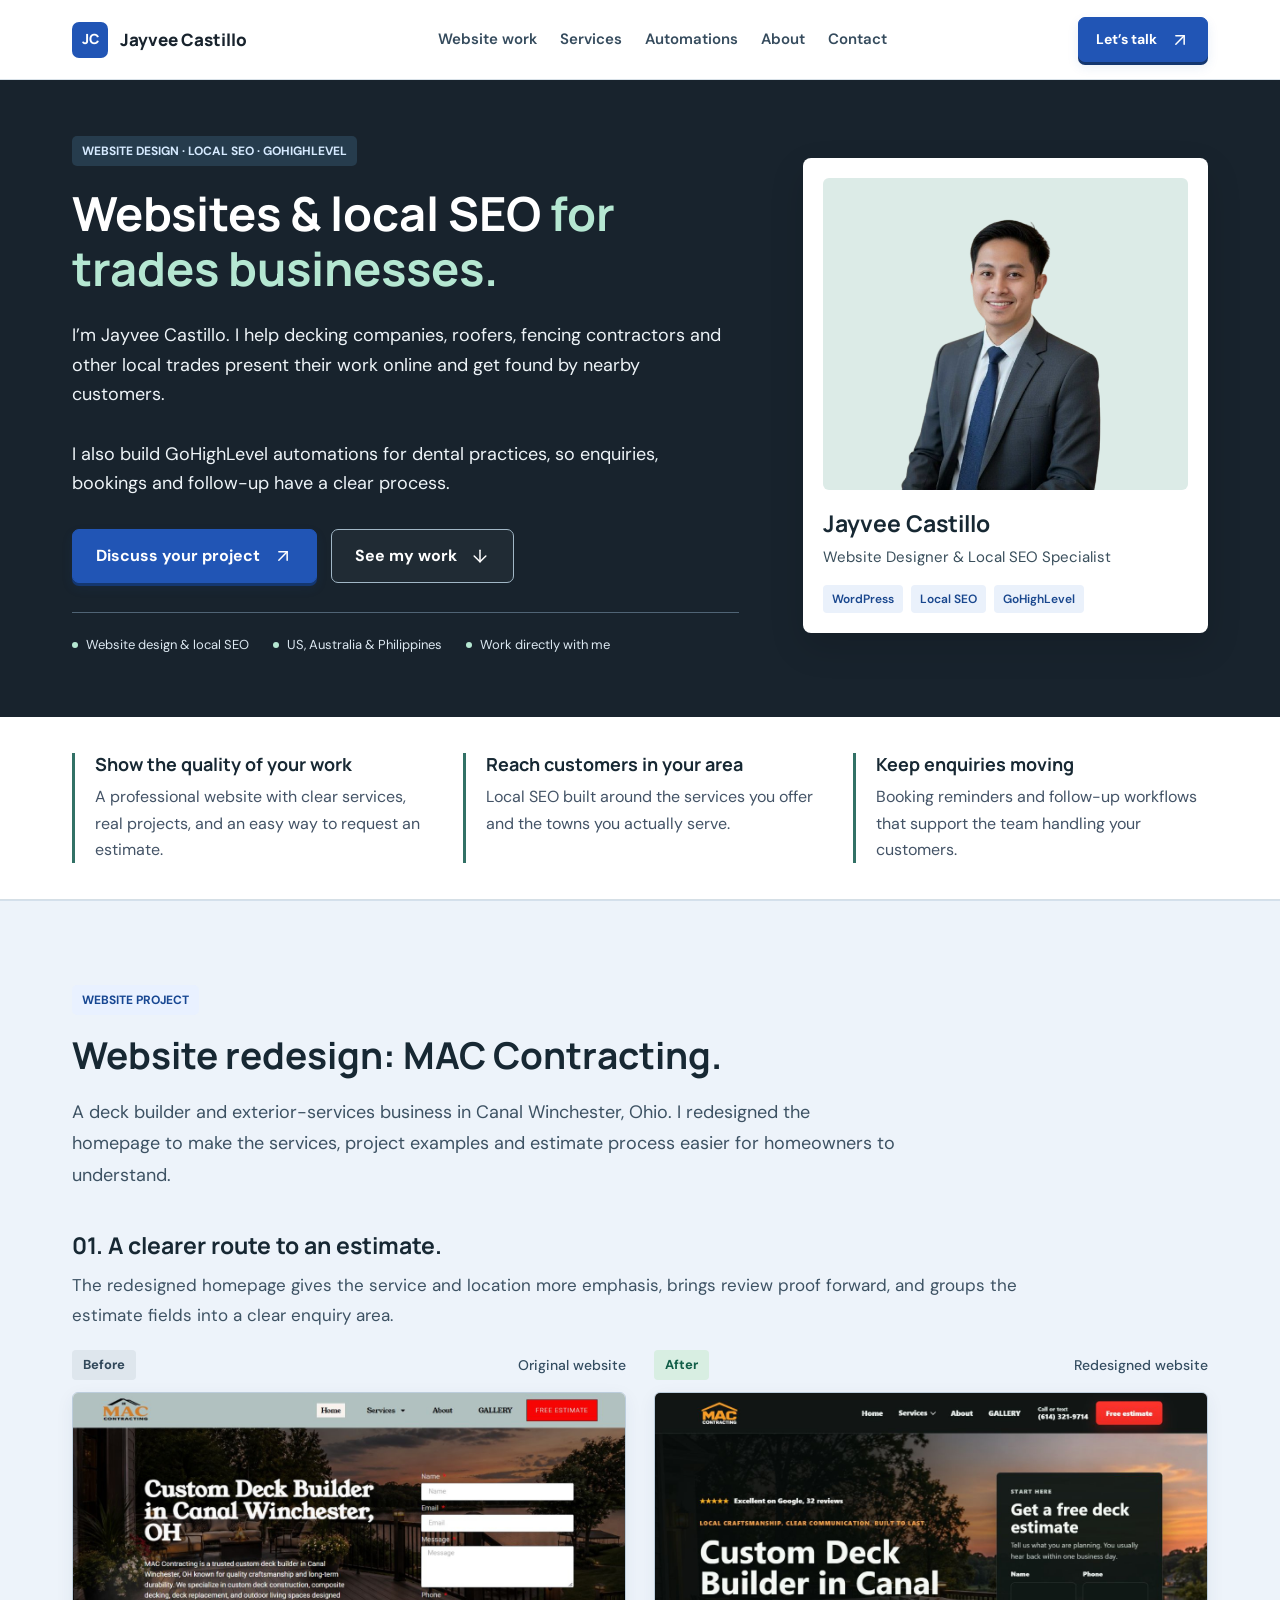
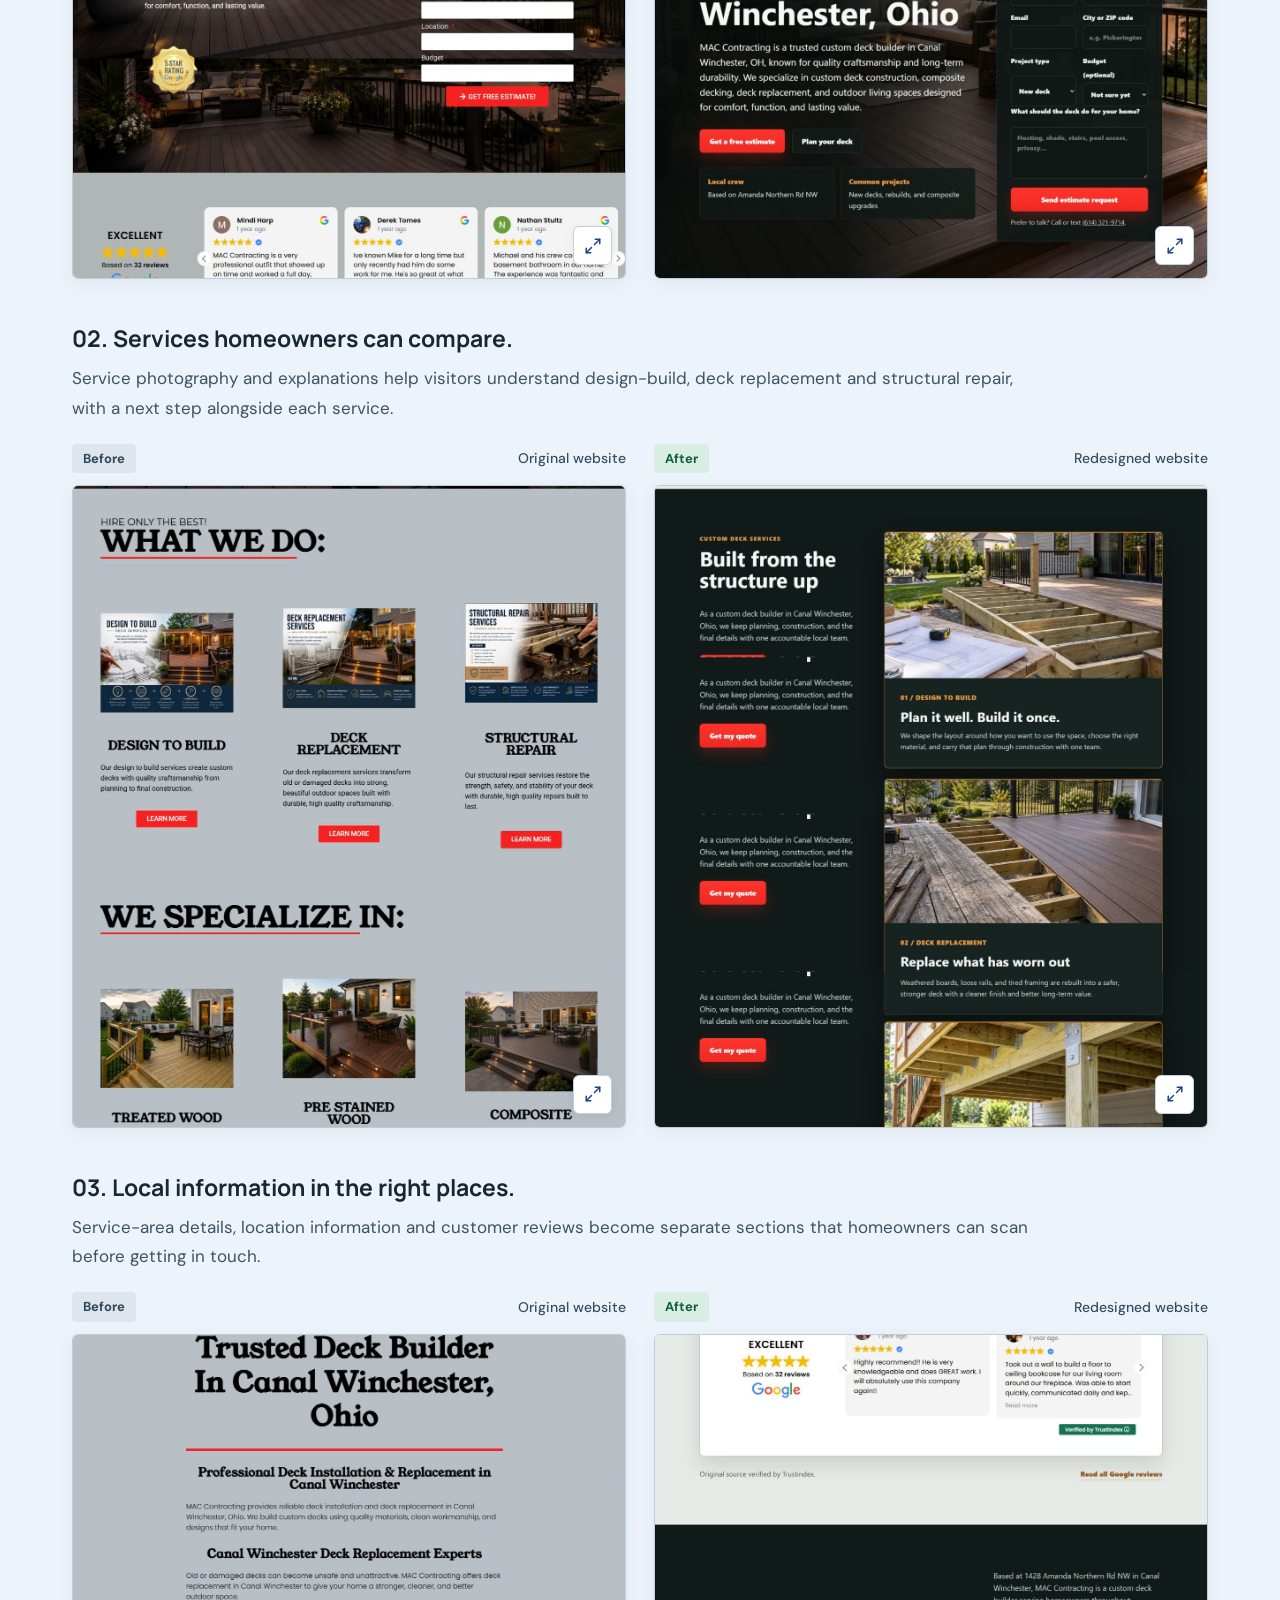
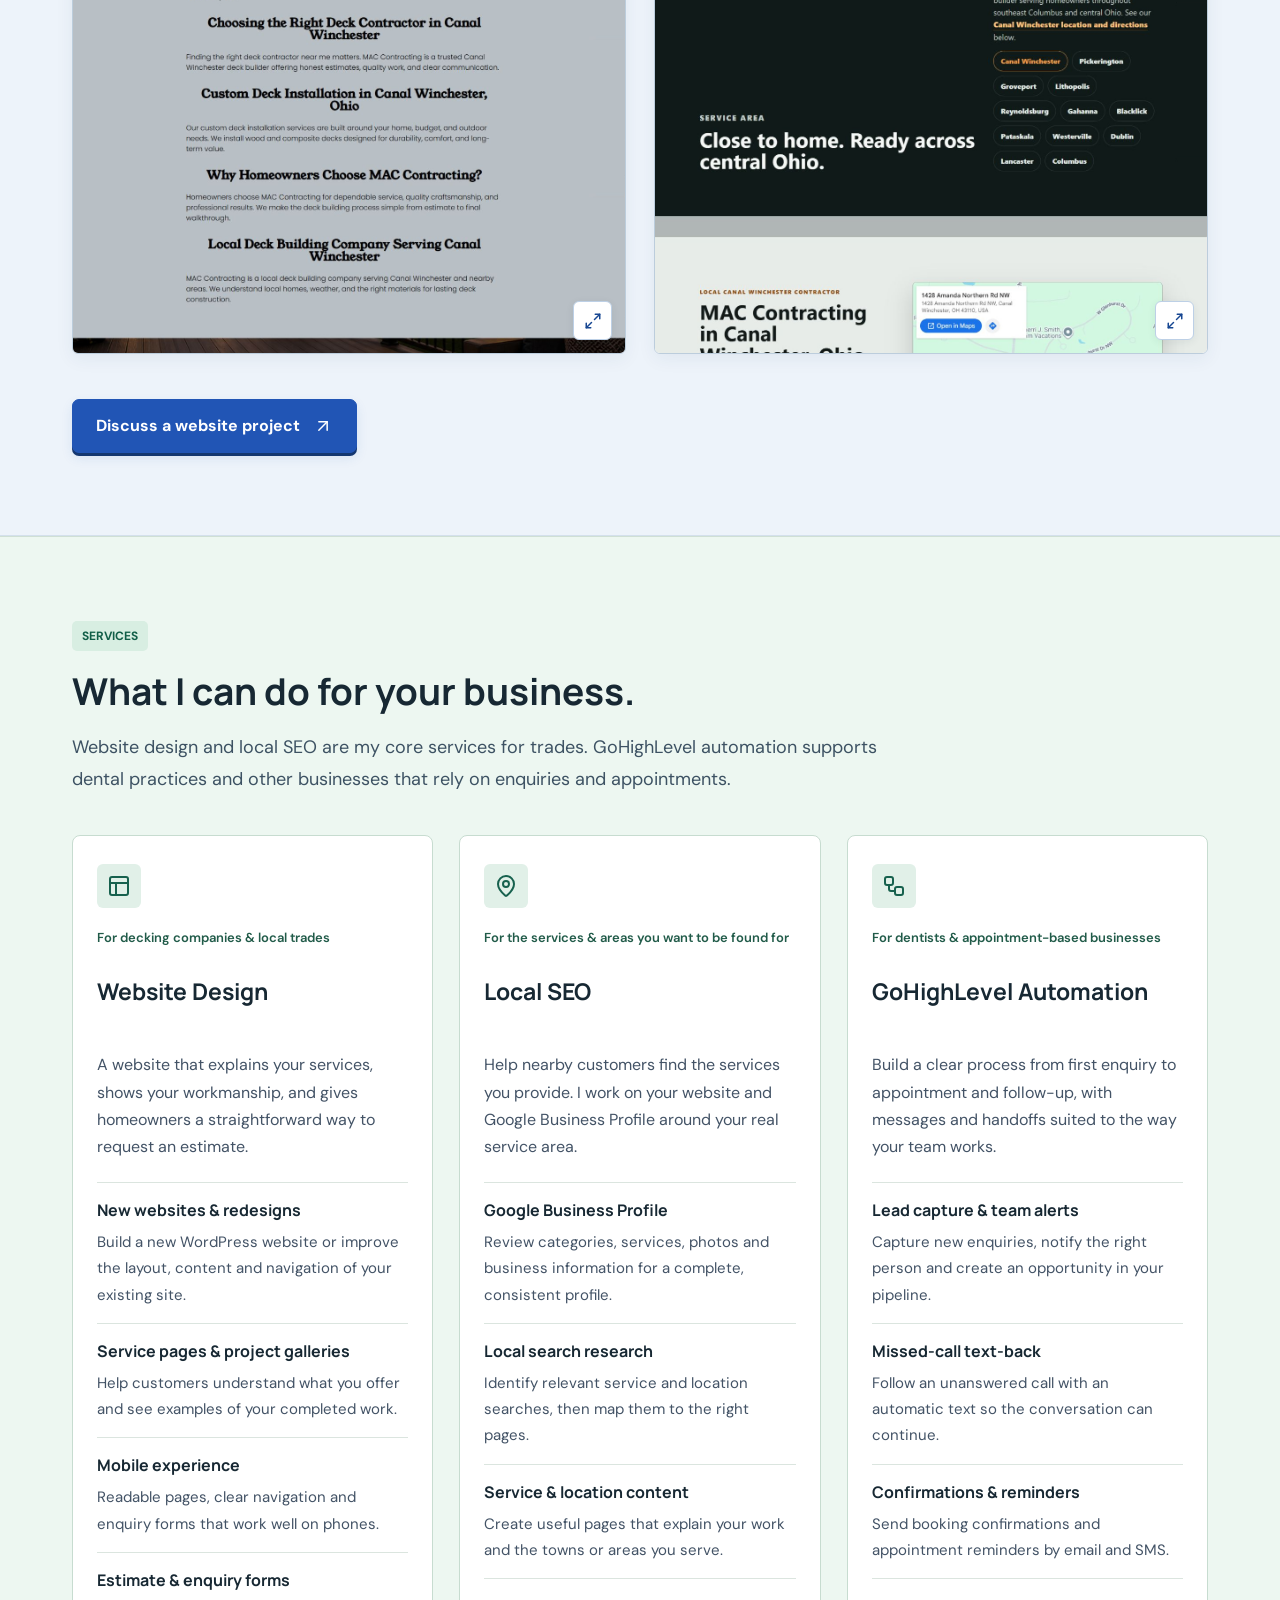
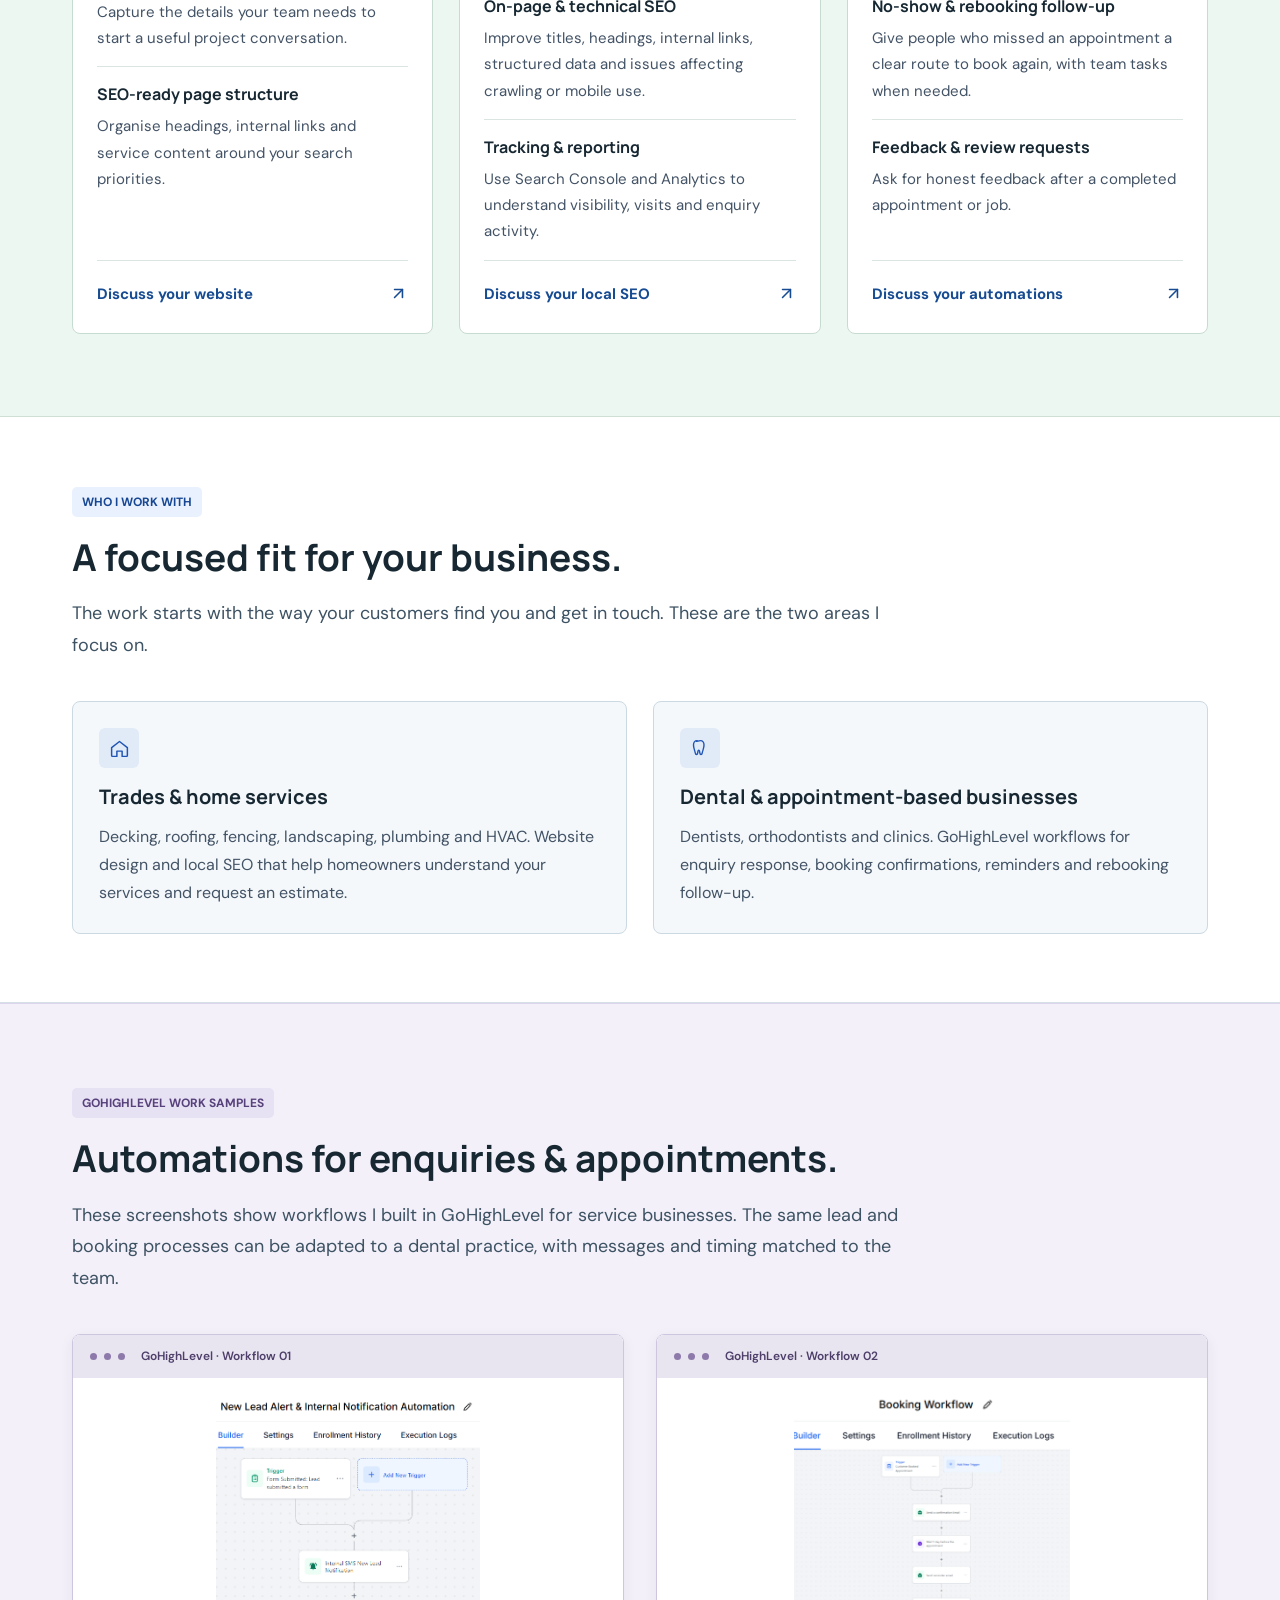
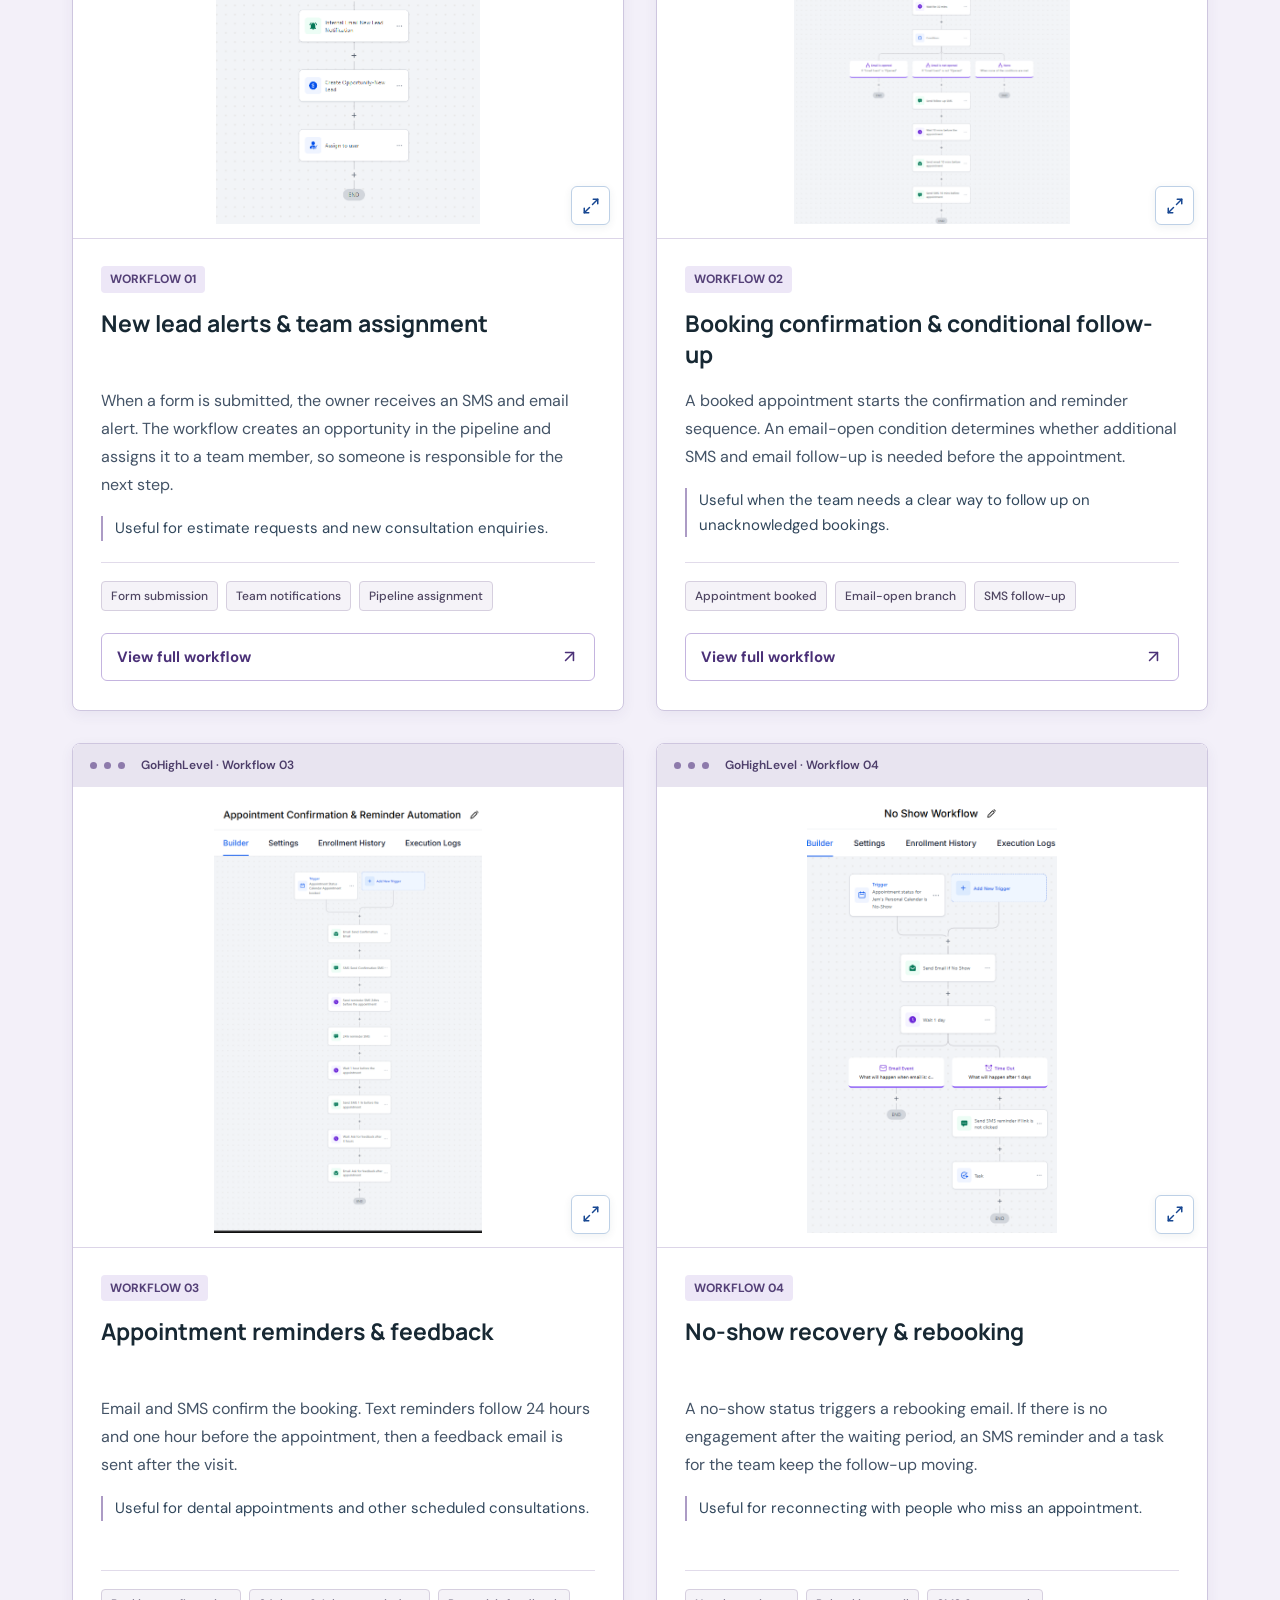
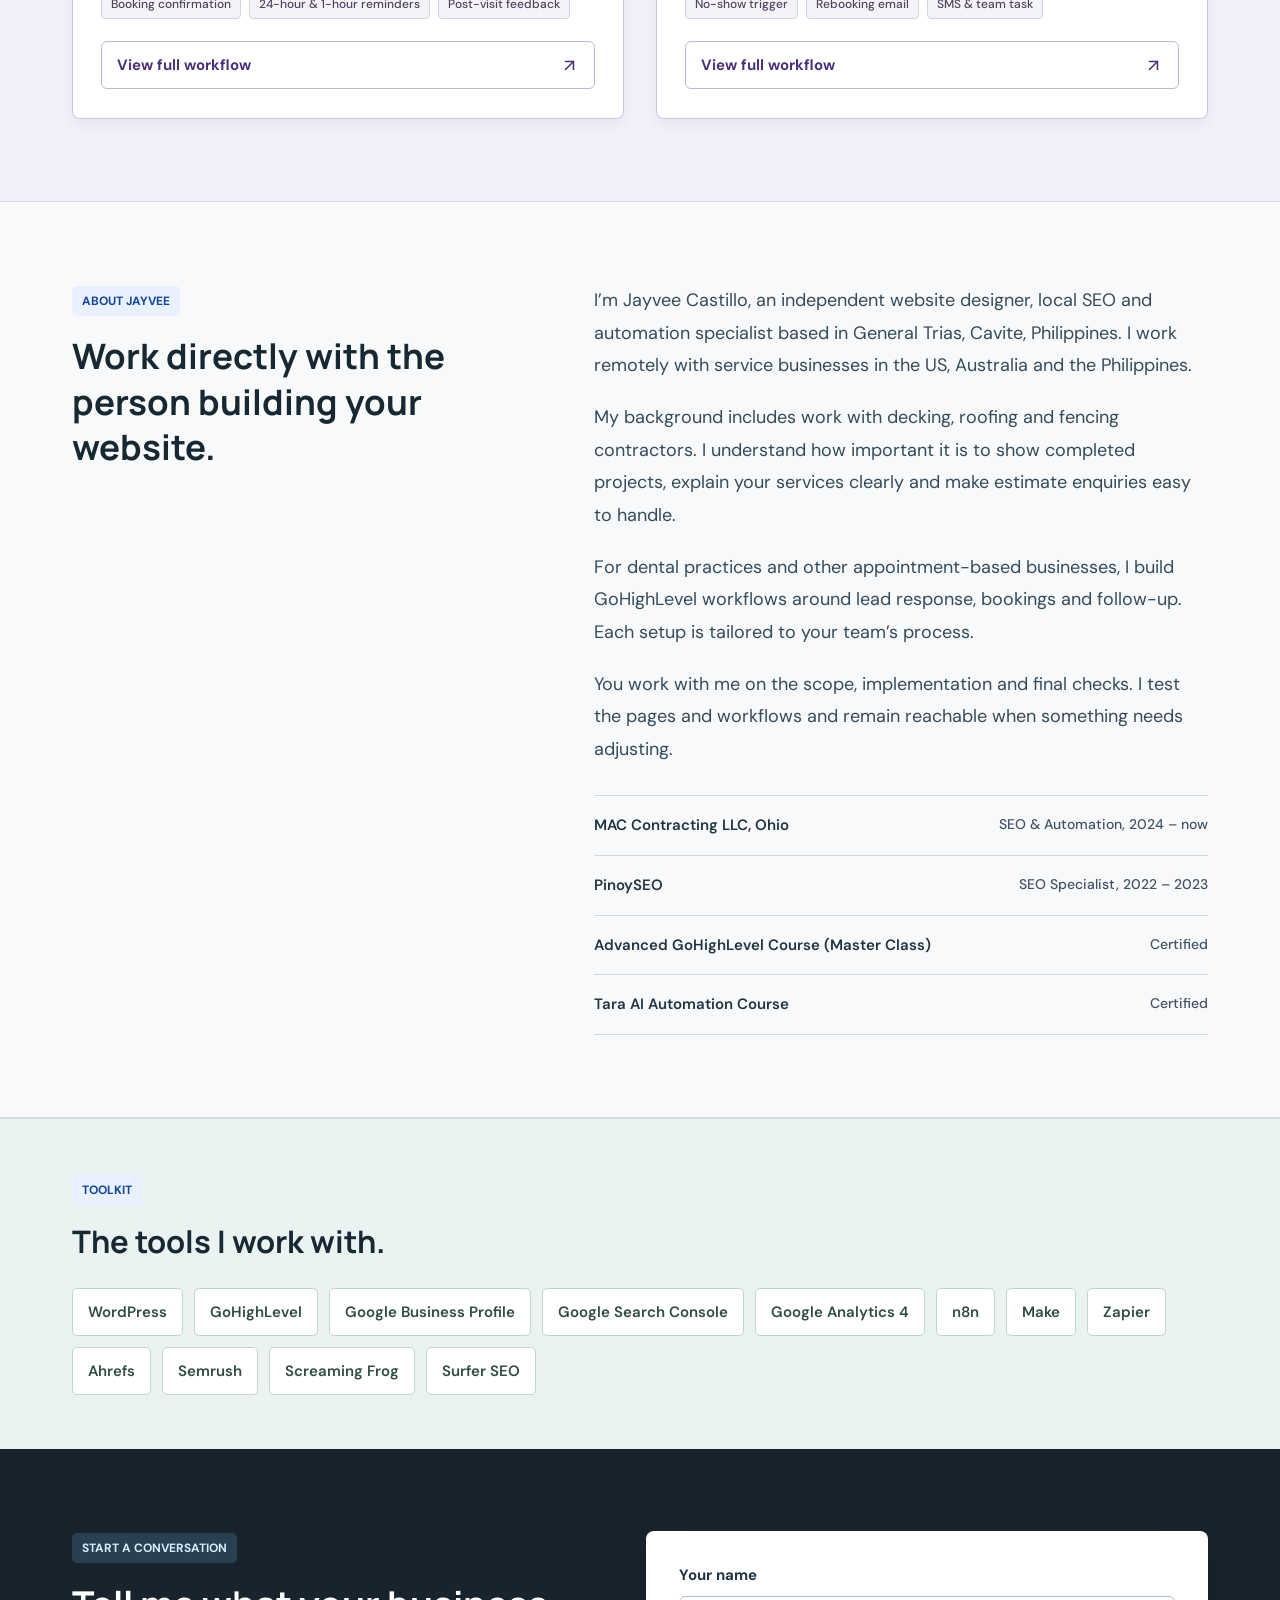
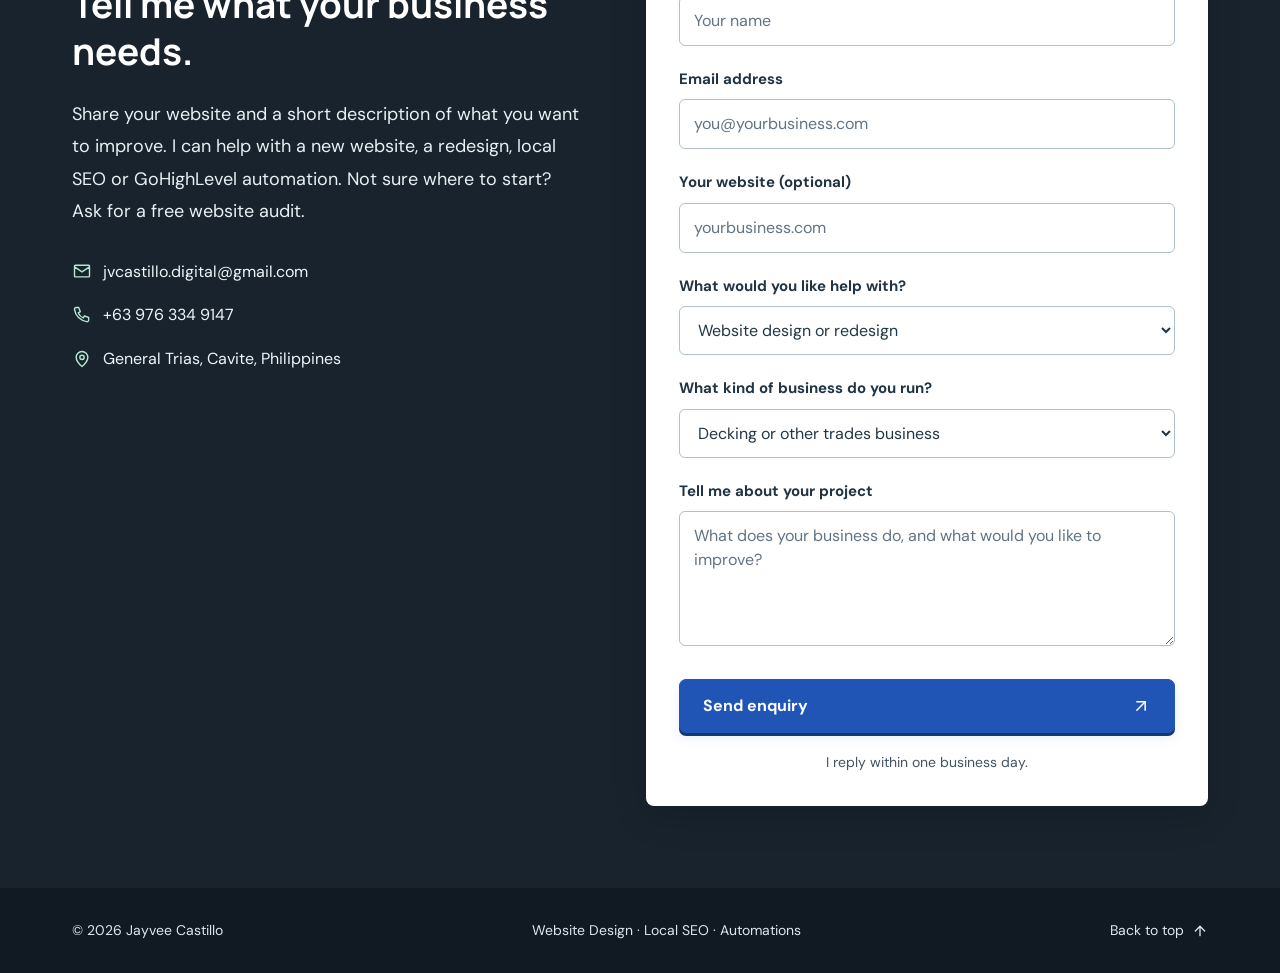
<file: index.html>
<!DOCTYPE html><html lang="en"><head>
<meta charset="UTF-8">
<meta name="viewport" content="width=device-width, initial-scale=1.0">
<title>Jayvee Castillo | Website Design, Local SEO &amp; Automations</title>
<meta name="description" content="Jayvee Castillo designs websites and builds local SEO for decking companies and trades businesses, plus GoHighLevel automations for dental practices. Explore real website and workflow examples.">




<link rel="stylesheet" href="styles.css"><link rel="stylesheet" href="client.css"><script src="assets/lucide.js" defer=""></script><script src="home.js" defer=""></script><meta name="theme-color" content="#146e63"><link rel="canonical" href="https://jayveecastillo.github.io/jayveecastilloportfolio/"><meta property="og:type" content="website"><meta property="og:title" content="Jayvee Castillo | Website Design, SEO &amp; Automations"><meta property="og:description" content="Websites and local SEO for trades businesses. GoHighLevel automations for dental practices. Work directly with Jayvee Castillo."><meta property="og:url" content="https://jayveecastillo.github.io/jayveecastilloportfolio/"><meta property="og:image" content="https://jayveecastillo.github.io/jayveecastilloportfolio/assets/after-homepage-hero.jpg"><meta name="twitter:card" content="summary_large_image"><link rel="icon" href="assets/favicon.svg" type="image/svg+xml"><script type="application/ld+json">{"@context":"https://schema.org","@type":"Person","name":"Jayvee Castillo","jobTitle":"Website Designer, Local SEO & Automation Specialist","url":"https://jayveecastillo.github.io/jayveecastilloportfolio/","image":"https://jayveecastillo.github.io/jayveecastilloportfolio/assets/portfolio-0.png","email":"jvcastillo.digital@gmail.com","telephone":"+639763349147","address":{"@type":"PostalAddress","addressLocality":"General Trias","addressRegion":"Cavite","addressCountry":"PH"},"knowsAbout":["Website design","Local SEO","WordPress","GoHighLevel","Marketing automation"],"sameAs":["https://jayveecastillo.github.io/jayvee-ghl-portfolio/"]}</script><link rel="preload" href="assets/dm-sans.woff2" as="font" type="font/woff2" crossorigin=""><link rel="preload" href="assets/manrope.woff2" as="font" type="font/woff2" crossorigin=""></head>
<body><a class="skip-link" href="#top">Skip to content</a>

<header>
  <div class="nav">
    <a class="logo" href="#top"><span class="mark">JC</span> Jayvee Castillo</a>
    <nav class="navlinks" id="main-navigation" aria-label="Main navigation"><a href="#work">Website work</a><a href="#services">Services</a><a href="#automations">Automations</a><a href="#about">About</a><a href="#contact">Contact</a></nav>
    <a class="btn btn-primary btn-sm" href="#contact">Let’s talk <i data-lucide="arrow-up-right"></i></a>
  <button type="button" class="menu-toggle" title="Open menu" aria-label="Open menu" aria-controls="main-navigation" aria-expanded="false"><i data-lucide="menu"></i></button></div>
</header>

<!-- HERO -->
<section class="hero" id="top">
  <div class="wrap hero-grid">
    <div>
      <span class="eyebrow">Website Design · Local SEO · GoHighLevel</span>
      <h1>Websites &amp; local SEO <span>for trades businesses.</span></h1>
      <p class="lead">I’m Jayvee Castillo. I help decking companies, roofers, fencing contractors and other local trades present their work online and get found by nearby customers.<br><br>I also build GoHighLevel automations for dental practices, so enquiries, bookings and follow-up have a clear process.</p>
      <div class="hero-ctas">
        <a class="btn btn-primary" href="#contact">Discuss your project <i data-lucide="arrow-up-right"></i></a>
        <a class="btn btn-onDark" href="#work">See my work <i data-lucide="arrow-down"></i></a>
      </div>
      <div class="hero-meta"><span><i></i> Website design &amp; local SEO</span><span><i></i> US, Australia &amp; Philippines</span><span><i></i> Work directly with me</span></div>
    </div>
    <div class="profile-card">
      <div class="avatar"><img src="assets/portfolio-0.png" alt="Jayvee Castillo" width="377" height="661"></div>
      <h3>Jayvee Castillo</h3>
      <p class="role">Website Designer &amp; Local SEO Specialist</p>
      <div class="badge-row"><span class="badge">WordPress</span><span class="badge">Local SEO</span><span class="badge">GoHighLevel</span></div>
    </div>
  </div>
</section>

<!-- PROBLEM STRIP -->
<div class="strip">
  <div class="wrap"><div class="strip-item"><h4>Show the quality of your work</h4><p>A professional website with clear services, real projects, and an easy way to request an estimate.</p></div><div class="strip-item"><h4>Reach customers in your area</h4><p>Local SEO built around the services you offer and the towns you actually serve.</p></div><div class="strip-item"><h4>Keep enquiries moving</h4><p>Booking reminders and follow-up workflows that support the team handling your customers.</p></div></div>
</div><section class="website-work" id="work"><div class="wrap"><div class="section-head"><span class="eyebrow">Website project</span><h2>Website redesign: MAC Contracting.</h2><p>A deck builder and exterior-services business in Canal Winchester, Ohio. I redesigned the homepage to make the services, project examples and estimate process easier for homeowners to understand.</p></div><div class="comparison-section"><div class="comparison-intro"><h3>01. A clearer route to an estimate.</h3><p>The redesigned homepage gives the service and location more emphasis, brings review proof forward, and groups the estimate fields into a clear enquiry area.</p></div><div class="before-after"><figure><figcaption><span class="comparison-label before-label">Before</span><span>Original website</span></figcaption><button type="button" class="site-crop" style="--crop-height:1100" aria-label="Enlarge original MAC Contracting First impression &amp; estimate form" data-image="assets/before-homepage-full.jpg" data-offset="0%" data-height="1100"><img src="assets/before-homepage-full.jpg" alt="Original MAC Contracting website: First impression &amp; estimate form" loading="lazy" style="--offset:0%" width="1250" height="5885"><span class="expand-icon"><i data-lucide="maximize-2"></i></span></button></figure><figure><figcaption><span class="comparison-label after-label">After</span><span>Redesigned website</span></figcaption><button type="button" class="site-crop" style="--crop-height:1100" aria-label="Enlarge redesigned MAC Contracting First impression &amp; estimate form" data-image="assets/after-homepage-full.jpg" data-offset="0%" data-height="1100"><img src="assets/after-homepage-full.jpg" alt="Redesigned MAC Contracting website: First impression &amp; estimate form" loading="lazy" style="--offset:0%" width="1250" height="11593"><span class="expand-icon"><i data-lucide="maximize-2"></i></span></button></figure></div></div><div class="comparison-section"><div class="comparison-intro"><h3>02. Services homeowners can compare.</h3><p>Service photography and explanations help visitors understand design-build, deck replacement and structural repair, with a next step alongside each service.</p></div><div class="before-after"><figure><figcaption><span class="comparison-label before-label">Before</span><span>Original website</span></figcaption><button type="button" class="site-crop" style="--crop-height:1450" aria-label="Enlarge original MAC Contracting Service presentation" data-image="assets/before-homepage-full.jpg" data-offset="-34%" data-height="1450"><img src="assets/before-homepage-full.jpg" alt="Original MAC Contracting website: Service presentation" loading="lazy" style="--offset:-34%" width="1250" height="5885"><span class="expand-icon"><i data-lucide="maximize-2"></i></span></button></figure><figure><figcaption><span class="comparison-label after-label">After</span><span>Redesigned website</span></figcaption><button type="button" class="site-crop" style="--crop-height:1450" aria-label="Enlarge redesigned MAC Contracting Service presentation" data-image="assets/after-homepage-full.jpg" data-offset="-17.2%" data-height="1450"><img src="assets/after-homepage-full.jpg" alt="Redesigned MAC Contracting website: Service presentation" loading="lazy" style="--offset:-17.2%" width="1250" height="11593"><span class="expand-icon"><i data-lucide="maximize-2"></i></span></button></figure></div></div><div class="comparison-section"><div class="comparison-intro"><h3>03. Local information in the right places.</h3><p>Service-area details, location information and customer reviews become separate sections that homeowners can scan before getting in touch.</p></div><div class="before-after"><figure><figcaption><span class="comparison-label before-label">Before</span><span>Original website</span></figcaption><button type="button" class="site-crop" style="--crop-height:1400" aria-label="Enlarge original MAC Contracting Local information &amp; customer trust" data-image="assets/before-homepage-full.jpg" data-offset="-65%" data-height="1400"><img src="assets/before-homepage-full.jpg" alt="Original MAC Contracting website: Local information &amp; customer trust" loading="lazy" style="--offset:-65%" width="1250" height="5885"><span class="expand-icon"><i data-lucide="maximize-2"></i></span></button></figure><figure><figcaption><span class="comparison-label after-label">After</span><span>Redesigned website</span></figcaption><button type="button" class="site-crop" style="--crop-height:1400" aria-label="Enlarge redesigned MAC Contracting Local information &amp; customer trust" data-image="assets/after-homepage-full.jpg" data-offset="-67.5%" data-height="1400"><img src="assets/after-homepage-full.jpg" alt="Redesigned MAC Contracting website: Local information &amp; customer trust" loading="lazy" style="--offset:-67.5%" width="1250" height="11593"><span class="expand-icon"><i data-lucide="maximize-2"></i></span></button></figure></div></div><a class="btn btn-primary" href="#contact">Discuss a website project <i data-lucide="arrow-up-right"></i></a></div></section><section class="services" id="services">
  <div class="wrap">
    <div class="section-head">
      <span class="eyebrow">Services</span>
      <h2>What I can do for your business.</h2>
      <p>Website design and local SEO are my core services for trades. GoHighLevel automation supports dental practices and other businesses that rely on enquiries and appointments.</p>
    </div>
    <div class="svc-track"><article class="svc-col"><div class="svc-icon"><i data-lucide="panels-top-left"></i></div><span class="service-audience">For decking companies &amp; local trades</span><h3>Website Design</h3><p>A website that explains your services, shows your workmanship, and gives homeowners a straightforward way to request an estimate.</p><div class="skill"><h4>New websites &amp; redesigns</h4><p>Build a new WordPress website or improve the layout, content and navigation of your existing site.</p></div><div class="skill"><h4>Service pages &amp; project galleries</h4><p>Help customers understand what you offer and see examples of your completed work.</p></div><div class="skill"><h4>Mobile experience</h4><p>Readable pages, clear navigation and enquiry forms that work well on phones.</p></div><div class="skill"><h4>Estimate &amp; enquiry forms</h4><p>Capture the details your team needs to start a useful project conversation.</p></div><div class="skill"><h4>SEO-ready page structure</h4><p>Organise headings, internal links and service content around your search priorities.</p></div><a href="#contact" class="service-link" data-service="Website design or redesign">Discuss your website <i data-lucide="arrow-up-right"></i></a></article><article class="svc-col"><div class="svc-icon"><i data-lucide="map-pin"></i></div><span class="service-audience">For the services &amp; areas you want to be found for</span><h3>Local SEO</h3><p>Help nearby customers find the services you provide. I work on your website and Google Business Profile around your real service area.</p><div class="skill"><h4>Google Business Profile</h4><p>Review categories, services, photos and business information for a complete, consistent profile.</p></div><div class="skill"><h4>Local search research</h4><p>Identify relevant service and location searches, then map them to the right pages.</p></div><div class="skill"><h4>Service &amp; location content</h4><p>Create useful pages that explain your work and the towns or areas you serve.</p></div><div class="skill"><h4>On-page &amp; technical SEO</h4><p>Improve titles, headings, internal links, structured data and issues affecting crawling or mobile use.</p></div><div class="skill"><h4>Tracking &amp; reporting</h4><p>Use Search Console and Analytics to understand visibility, visits and enquiry activity.</p></div><a href="#contact" class="service-link" data-service="Local SEO and Google Business Profile">Discuss your local SEO <i data-lucide="arrow-up-right"></i></a></article><article class="svc-col"><div class="svc-icon"><i data-lucide="workflow"></i></div><span class="service-audience">For dentists &amp; appointment-based businesses</span><h3>GoHighLevel Automation</h3><p>Build a clear process from first enquiry to appointment and follow-up, with messages and handoffs suited to the way your team works.</p><div class="skill"><h4>Lead capture &amp; team alerts</h4><p>Capture new enquiries, notify the right person and create an opportunity in your pipeline.</p></div><div class="skill"><h4>Missed-call text-back</h4><p>Follow an unanswered call with an automatic text so the conversation can continue.</p></div><div class="skill"><h4>Confirmations &amp; reminders</h4><p>Send booking confirmations and appointment reminders by email and SMS.</p></div><div class="skill"><h4>No-show &amp; rebooking follow-up</h4><p>Give people who missed an appointment a clear route to book again, with team tasks when needed.</p></div><div class="skill"><h4>Feedback &amp; review requests</h4><p>Ask for honest feedback after a completed appointment or job.</p></div><a href="#contact" class="service-link" data-service="GoHighLevel automation setup">Discuss your automations <i data-lucide="arrow-up-right"></i></a></article></div>
  </div>
</section><section class="industries" id="industries">
  <div class="wrap">
    <div class="section-head">
      <span class="eyebrow">Who I work with</span>
      <h2>A focused fit for your business.</h2>
      <p>The work starts with the way your customers find you and get in touch. These are the two areas I focus on.</p>
    </div>
    <div class="ind-grid">
      <div class="ind-card">
        <div class="ind-icon"><svg viewBox="0 0 24 24" fill="none"><path d="M3 11l9-7 9 7v9a1 1 0 01-1 1h-5v-6H9v6H4a1 1 0 01-1-1v-9z" stroke="currentColor" stroke-width="1.7" stroke-linejoin="round"></path></svg></div>
        <h4>Trades &amp; home services</h4>
        <p>Decking, roofing, fencing, landscaping, plumbing and HVAC. Website design and local SEO that help homeowners understand your services and request an estimate.</p>
      </div>
      <div class="ind-card">
        <div class="ind-icon"><svg viewBox="0 0 24 24" fill="none"><path d="M8 3c-2.5 0-4 2-4 5 0 4 1.5 6 2 9 .4 2.5 2.5 2.5 2.8 0 .2-2 .6-3 1.2-3s1 1 1.2 3c.3 2.5 2.4 2.5 2.8 0 .5-3 2-5 2-9 0-3-1.5-5-4-5-1.4 0-2 .7-4 .7S9.4 3 8 3z" stroke="currentColor" stroke-width="1.6" stroke-linejoin="round"></path></svg></div>
        <h4>Dental &amp; appointment-based businesses</h4>
        <p>Dentists, orthodontists and clinics. GoHighLevel workflows for enquiry response, booking confirmations, reminders and rebooking follow-up.</p>
      </div>
      
      
      
      
      
      
    </div>
    
  </div>
</section><section class="work" id="automations">
  <div class="wrap">
    <div class="section-head">
      <span class="eyebrow">GoHighLevel work samples</span>
      <h2>Automations for enquiries &amp; appointments.</h2>
      <p>These screenshots show workflows I built in GoHighLevel for service businesses. The same lead and booking processes can be adapted to a dental practice, with messages and timing matched to the team.</p>
    </div>

    <div class="work-grid">

      <article class="work-card">
        <div class="shot-frame">
          <div class="shot-bar"><span class="dot"></span><span class="dot"></span><span class="dot"></span><span class="path">GoHighLevel · Workflow 01</span></div>
          <button type="button" class="shot" aria-label="View full workflow: New lead alerts &amp; team assignment"><img src="assets/portfolio-1.png" alt="New Lead Alert and Internal Notification workflow built in GoHighLevel" loading="lazy" width="601" height="981"><span class="expand-icon"><i data-lucide="maximize-2"></i></span></button>
        </div>
        <div class="work-body"><span class="work-tag tag-auto">Workflow 01</span><h3>New lead alerts &amp; team assignment</h3><p>When a form is submitted, the owner receives an SMS and email alert. The workflow creates an opportunity in the pipeline and assigns it to a team member, so someone is responsible for the next step.</p><p class="workflow-use">Useful for estimate requests and new consultation enquiries.</p><div class="work-meta"><span class="chip">Form submission</span><span class="chip">Team notifications</span><span class="chip">Pipeline assignment</span></div><button type="button" class="workflow-open" data-workflow-src="assets/portfolio-1.png" data-workflow-alt="New Lead Alert and Internal Notification workflow built in GoHighLevel">View full workflow <i data-lucide="arrow-up-right"></i></button></div>
      </article>

      <article class="work-card">
        <div class="shot-frame">
          <div class="shot-bar"><span class="dot"></span><span class="dot"></span><span class="dot"></span><span class="path">GoHighLevel · Workflow 02</span></div>
          <button type="button" class="shot" aria-label="View full workflow: Booking confirmation &amp; conditional follow-up"><img src="assets/portfolio-2.png" alt="Booking workflow with conditional email-open branching in GoHighLevel" loading="lazy" width="574" height="899"><span class="expand-icon"><i data-lucide="maximize-2"></i></span></button>
        </div>
        <div class="work-body"><span class="work-tag tag-auto">Workflow 02</span><h3>Booking confirmation &amp; conditional follow-up</h3><p>A booked appointment starts the confirmation and reminder sequence. An email-open condition determines whether additional SMS and email follow-up is needed before the appointment.</p><p class="workflow-use">Useful when the team needs a clear way to follow up on unacknowledged bookings.</p><div class="work-meta"><span class="chip">Appointment booked</span><span class="chip">Email-open branch</span><span class="chip">SMS follow-up</span></div><button type="button" class="workflow-open" data-workflow-src="assets/portfolio-2.png" data-workflow-alt="Booking workflow with conditional email-open branching in GoHighLevel">View full workflow <i data-lucide="arrow-up-right"></i></button></div>
      </article>

      <article class="work-card">
        <div class="shot-frame">
          <div class="shot-bar"><span class="dot"></span><span class="dot"></span><span class="dot"></span><span class="path">GoHighLevel · Workflow 03</span></div>
          <button type="button" class="shot" aria-label="View full workflow: Appointment reminders &amp; feedback"><img src="assets/portfolio-3.png" alt="Appointment confirmation and reminder automation built in GoHighLevel" loading="lazy" width="613" height="991"><span class="expand-icon"><i data-lucide="maximize-2"></i></span></button>
        </div>
        <div class="work-body"><span class="work-tag tag-auto">Workflow 03</span><h3>Appointment reminders &amp; feedback</h3><p>Email and SMS confirm the booking. Text reminders follow 24 hours and one hour before the appointment, then a feedback email is sent after the visit.</p><p class="workflow-use">Useful for dental appointments and other scheduled consultations.</p><div class="work-meta"><span class="chip">Booking confirmation</span><span class="chip">24-hour &amp; 1-hour reminders</span><span class="chip">Post-visit feedback</span></div><button type="button" class="workflow-open" data-workflow-src="assets/portfolio-3.png" data-workflow-alt="Appointment confirmation and reminder automation built in GoHighLevel">View full workflow <i data-lucide="arrow-up-right"></i></button></div>
      </article>

      <article class="work-card">
        <div class="shot-frame">
          <div class="shot-bar"><span class="dot"></span><span class="dot"></span><span class="dot"></span><span class="path">GoHighLevel · Workflow 04</span></div>
          <button type="button" class="shot" aria-label="View full workflow: No-show recovery &amp; rebooking"><img src="assets/portfolio-4.png" alt="No-show recovery workflow with email event and timeout branches in GoHighLevel" loading="lazy" width="546" height="940"><span class="expand-icon"><i data-lucide="maximize-2"></i></span></button>
        </div>
        <div class="work-body"><span class="work-tag tag-auto">Workflow 04</span><h3>No-show recovery &amp; rebooking</h3><p>A no-show status triggers a rebooking email. If there is no engagement after the waiting period, an SMS reminder and a task for the team keep the follow-up moving.</p><p class="workflow-use">Useful for reconnecting with people who miss an appointment.</p><div class="work-meta"><span class="chip">No-show trigger</span><span class="chip">Rebooking email</span><span class="chip">SMS &amp; team task</span></div><button type="button" class="workflow-open" data-workflow-src="assets/portfolio-4.png" data-workflow-alt="No-show recovery workflow with email event and timeout branches in GoHighLevel">View full workflow <i data-lucide="arrow-up-right"></i></button></div>
      </article>

    </div>
  </div>
</section>


<!-- INDUSTRIES -->


<!-- ===================== WORK SHOWCASE ===================== -->




<!-- SERVICES -->


<!-- WORKFLOW -->


<!-- ABOUT -->
<section id="about">
  <div class="wrap about-grid">
    <div>
      <span class="eyebrow">About Jayvee</span>
      <h2>Work directly with the person building your website.</h2>
    </div>
    <div class="about-body">
      <p>I’m Jayvee Castillo, an independent website designer, local SEO and automation specialist based in General Trias, Cavite, Philippines. I work remotely with service businesses in the US, Australia and the Philippines.</p>
      <p>My background includes work with decking, roofing and fencing contractors. I understand how important it is to show completed projects, explain your services clearly and make estimate enquiries easy to handle.</p>
      <p>For dental practices and other appointment-based businesses, I build GoHighLevel workflows around lead response, bookings and follow-up. Each setup is tailored to your team’s process.</p>
      <p>You work with me on the scope, implementation and final checks. I test the pages and workflows and remain reachable when something needs adjusting.</p>
      <div class="cred-list"><div class="cred-item"><b>MAC Contracting LLC, Ohio</b><span>SEO &amp; Automation, 2024 – now</span></div><div class="cred-item"><b>PinoySEO</b><span>SEO Specialist, 2022 – 2023</span></div><div class="cred-item"><b>Advanced GoHighLevel Course (Master Class)</b><span>Certified</span></div><div class="cred-item"><b>Tara AI Automation Course</b><span>Certified</span></div></div>
    </div>
  </div>
</section>

<!-- TOOLS -->
<section class="tools">
  <div class="wrap">
    <div class="section-head" style="margin-bottom:32px;">
      <span class="eyebrow">Toolkit</span>
      <h2>The tools I work with.</h2>
    </div>
    <div class="tool-grid"><span class="tool">WordPress</span>
      <span class="tool">GoHighLevel</span>
      <span class="tool">Google Business Profile</span>
      <span class="tool">Google Search Console</span>
      <span class="tool">Google Analytics 4</span>
      <span class="tool">n8n</span>
      <span class="tool">Make</span>
      <span class="tool">Zapier</span>
      <span class="tool">Ahrefs</span>
      <span class="tool">Semrush</span>
      <span class="tool">Screaming Frog</span>
      <span class="tool">Surfer SEO</span>
      
    </div>
  </div>
</section>

<!-- CONTACT -->
<section class="contact" id="contact">
  <div class="wrap contact-grid">
    <div>
      <span class="eyebrow">Start a conversation</span>
      <h2>Tell me what your business needs.</h2>
      <p class="lead">Share your website and a short description of what you want to improve. I can help with a new website, a redesign, local SEO or GoHighLevel automation. Not sure where to start? Ask for a free website audit.</p>
      <div class="contact-detail">
        <a href="mailto:jvcastillo.digital@gmail.com">
          <svg viewBox="0 0 24 24" fill="none"><path d="M3 7l9 6 9-6M4 5h16a1 1 0 011 1v12a1 1 0 01-1 1H4a1 1 0 01-1-1V6a1 1 0 011-1z" stroke="currentColor" stroke-width="1.7" stroke-linecap="round" stroke-linejoin="round"></path></svg>
          jvcastillo.digital@gmail.com
        </a>
        <a href="tel:+639763349147">
          <svg viewBox="0 0 24 24" fill="none"><path d="M5 3h3l2 5-2.5 1.5a12 12 0 006 6L15 13l5 2v3a2 2 0 01-2.2 2A17 17 0 013 5.2 2 2 0 015 3z" stroke="currentColor" stroke-width="1.7" stroke-linecap="round" stroke-linejoin="round"></path></svg>
          +63 976 334 9147
        </a>
        <span>
          <svg viewBox="0 0 24 24" fill="none"><path d="M12 21s7-5.6 7-11a7 7 0 10-14 0c0 5.4 7 11 7 11z" stroke="currentColor" stroke-width="1.7" stroke-linejoin="round"></path><circle cx="12" cy="10" r="2.6" stroke="currentColor" stroke-width="1.7"></circle></svg>
          General Trias, Cavite, Philippines
        </span>
      </div>
    </div>
    <form action="https://formspree.io/f/xqevrybw" method="POST" id="contact-form">
      <div class="field">
        <label for="name">Your name</label>
        <input id="name" type="text" name="name" placeholder="Your name" required="" autocomplete="name">
      </div>
      <div class="field">
        <label for="email">Email address</label>
        <input id="email" type="email" name="email" placeholder="you@yourbusiness.com" required="" autocomplete="email">
      </div>
      <div class="field">
        <label for="website">Your website (optional)</label>
        <input id="website" type="text" name="website" placeholder="yourbusiness.com">
      </div>
      <div class="field">
        <label for="help">What would you like help with?</label>
        <select id="help" name="help"><option>Website design or redesign</option><option>Local SEO and Google Business Profile</option><option>Website design + Local SEO</option><option>GoHighLevel automation setup</option><option>Free website audit</option><option>Not sure yet</option></select>
      </div>
      <div class="field">
        <label for="industry">What kind of business do you run?</label>
        <select id="industry" name="industry"><option>Decking or other trades business</option><option>Dental or orthodontics</option><option>Other appointment-based business</option><option>Other service business</option></select>
      </div>
      <div class="field">
        <label for="message">Tell me about your project</label>
        <textarea id="message" name="message" placeholder="What does your business do, and what would you like to improve?"></textarea>
      </div>
      <button class="btn btn-primary" type="submit">Send enquiry <i data-lucide="arrow-up-right"></i></button>
      <p class="form-note">I reply within one business day.</p>
    <p id="form-status" role="status" aria-live="polite" hidden=""></p></form>
  </div>
</section>

<footer><div class="wrap footer-row"><span>© 2026 Jayvee Castillo</span><span>Website Design · Local SEO · Automations</span><a href="#top">Back to top <i data-lucide="arrow-up"></i></a></div></footer>





<dialog id="image-dialog" aria-labelledby="image-title"><div class="image-dialog-bar"><h3 id="image-title">Project screenshot</h3><button type="button" class="image-close" aria-label="Close image" title="Close image"><i data-lucide="x"></i></button></div><div id="enlarged-content"></div></dialog></body></html>
</file>
<file: styles.css>
:root{
    /* GoHighLevel-inspired palette */
    --navy-900:#0B1622;
    --navy-800:#122132;
    --navy-700:#1A2E44;
    --navy-600:#24405C;
    --blue:#188BF6;
    --blue-hover:#0B7AE0;
    --blue-light:#5CB0FF;
    --blue-wash:#E8F3FE;
    --teal:#16C79A;
    --teal-wash:#E6F8F3;

    --bg:#F5F8FB;
    --card:#FFFFFF;
    --line:#DCE5EE;
    --line-soft:#EAF0F6;

    --text:#16283A;        /* body text, high contrast */
    --text-soft:#4B6076;   /* secondary, still readable */
    --text-invert:#FFFFFF;
    --text-invert-soft:#B9CBDC;

    --shadow-sm:0 2px 8px rgba(11,22,34,0.06);
    --shadow:0 12px 32px -12px rgba(11,22,34,0.22);
    --shadow-blue:0 8px 20px -8px rgba(24,139,246,0.55);

    --body:'Inter', system-ui, -apple-system, 'Segoe UI', sans-serif;
    --mono:'IBM Plex Mono', monospace;
    --r-sm:8px; --r:14px; --r-lg:20px;
  }
  *{box-sizing:border-box; margin:0; padding:0;}
  html{scroll-behavior:smooth;}
  body{
    background:var(--bg);
    color:var(--text);
    font-family:var(--body);
    font-size:17px;
    line-height:1.7;
    -webkit-font-smoothing:antialiased;
  }
  @media (prefers-reduced-motion: reduce){ *{animation:none !important; transition:none !important;} }
  a{color:inherit; text-decoration:none;}
  img{max-width:100%; display:block;}
  ::selection{background:var(--blue); color:#fff;}
  :focus-visible{outline:3px solid var(--blue); outline-offset:3px; border-radius:4px;}

  .wrap{max-width:1140px; margin:0 auto; padding:0 28px;}
  h1,h2,h3{font-weight:800; color:var(--navy-900); letter-spacing:-0.022em; line-height:1.18;}
  h4{font-weight:700; color:var(--navy-900); letter-spacing:-0.01em;}
  section{padding:96px 0;}

  .eyebrow{
    display:inline-block; font-family:var(--mono); font-size:12px; font-weight:500;
    letter-spacing:0.14em; text-transform:uppercase; color:var(--blue);
    background:var(--blue-wash); padding:6px 12px; border-radius:999px; margin-bottom:18px;
  }
  .section-head{max-width:680px; margin-bottom:56px;}
  .section-head h2{font-size:clamp(1.9rem,3.8vw,2.6rem); margin-bottom:16px;}
  .section-head p{color:var(--text-soft); font-size:18px;}

  /* ---------- BUTTONS ---------- */
  .btn{
    display:inline-flex; align-items:center; justify-content:center; gap:9px;
    padding:15px 28px; border-radius:10px; font-size:16px; font-weight:600;
    letter-spacing:-0.005em; border:2px solid transparent; cursor:pointer;
    transition:transform .16s ease, box-shadow .16s ease, background .16s ease, border-color .16s ease, color .16s ease;
    white-space:nowrap;
  }
  .btn svg{width:18px; height:18px; flex:none;}
  .btn-primary{background:var(--blue); color:#fff; box-shadow:var(--shadow-blue);}
  .btn-primary:hover{background:var(--blue-hover); transform:translateY(-2px); box-shadow:0 12px 26px -8px rgba(24,139,246,0.65);}
  .btn-primary:active{transform:translateY(0);}
  .btn-secondary{background:var(--card); color:var(--navy-900); border-color:var(--line); box-shadow:var(--shadow-sm);}
  .btn-secondary:hover{border-color:var(--blue); color:var(--blue); transform:translateY(-2px);}
  .btn-onDark{background:rgba(255,255,255,0.08); color:#fff; border-color:rgba(255,255,255,0.28);}
  .btn-onDark:hover{background:rgba(255,255,255,0.16); border-color:#fff; transform:translateY(-2px);}
  .btn-sm{padding:11px 20px; font-size:15px; border-radius:9px;}

  /* ---------- NAV ---------- */
  header{
    position:sticky; top:0; z-index:60;
    background:rgba(245,248,251,0.9);
    backdrop-filter:blur(12px);
    border-bottom:1px solid var(--line);
  }
  .nav{display:flex; align-items:center; justify-content:space-between; gap:20px; padding:14px 28px; max-width:1140px; margin:0 auto;}
  .logo{display:flex; align-items:center; gap:10px; font-weight:800; font-size:17px; color:var(--navy-900); letter-spacing:-0.02em;}
  .logo .mark{
    width:32px; height:32px; border-radius:9px; flex:none;
    background:linear-gradient(140deg, var(--blue) 0%, #0E6FD1 100%);
    display:flex; align-items:center; justify-content:center;
    color:#fff; font-size:14px; font-weight:800; box-shadow:var(--shadow-blue);
  }
  .navlinks{display:flex; gap:30px; font-size:15.5px; font-weight:500; color:var(--text-soft);}
  .navlinks a{padding:6px 0; border-bottom:2px solid transparent; transition:color .15s, border-color .15s;}
  .navlinks a:hover{color:var(--navy-900); border-color:var(--blue);}
  @media (max-width:980px){ .navlinks{display:none;} }

  /* ---------- HERO ---------- */
  .hero{
    background:linear-gradient(165deg, var(--navy-900) 0%, var(--navy-700) 100%);
    color:var(--text-invert);
    padding:92px 0 100px;
    position:relative; overflow:hidden;
  }
  .hero::before{
    content:""; position:absolute; inset:0;
    background-image:radial-gradient(rgba(255,255,255,0.055) 1px, transparent 1px);
    background-size:26px 26px; pointer-events:none;
  }
  .hero::after{
    content:""; position:absolute; width:620px; height:620px; right:-180px; top:-220px;
    background:radial-gradient(circle, rgba(24,139,246,0.32) 0%, transparent 68%);
    pointer-events:none;
  }
  .hero .wrap{position:relative; z-index:1;}
  .hero-grid{display:grid; grid-template-columns:1.1fr 0.9fr; gap:64px; align-items:center;}
  @media (max-width:920px){ .hero-grid{grid-template-columns:1fr; gap:48px;} }
  .hero .eyebrow{background:rgba(24,139,246,0.18); color:var(--blue-light);}
  .hero h1{color:#fff; font-size:clamp(2.3rem,5.1vw,3.5rem); margin-bottom:22px;}
  .hero h1 span{
    background:linear-gradient(100deg, var(--blue-light), var(--teal));
    -webkit-background-clip:text; background-clip:text; color:transparent;
  }
  .hero p.lead{font-size:19px; color:#D3E0EC; max-width:52ch; margin-bottom:34px; line-height:1.7;}
  .hero-ctas{display:flex; gap:14px; flex-wrap:wrap; margin-bottom:40px;}
  .hero-meta{display:flex; gap:14px 30px; flex-wrap:wrap; font-size:14.5px; color:#A9BFD4; padding-top:26px; border-top:1px solid rgba(255,255,255,0.14);}
  .hero-meta span{display:flex; align-items:center; gap:8px;}
  .hero-meta i{width:7px; height:7px; border-radius:50%; background:var(--teal); box-shadow:0 0 0 3px rgba(22,199,154,0.22);}

  /* profile card */
  .profile-card{
    background:var(--card); border-radius:var(--r-lg); padding:26px;
    box-shadow:0 24px 60px -20px rgba(0,0,0,0.5);
  }
  .avatar{
    position:relative; width:100%; aspect-ratio:4/5; border-radius:var(--r);
    overflow:hidden; margin-bottom:20px;
    background:linear-gradient(160deg, var(--navy-700) 0%, var(--navy-600) 55%, #2C567C 100%);
    display:flex; align-items:flex-end; justify-content:center;
  }
  .avatar::before{
    content:""; position:absolute; inset:0;
    background:radial-gradient(circle at 50% 22%, rgba(24,139,246,0.38) 0%, transparent 62%);
  }
  .avatar img{
    position:relative; z-index:1;
    width:100%; height:100%; object-fit:contain; object-position:center bottom;
    filter:drop-shadow(0 10px 24px rgba(0,0,0,0.35));
  }
  .profile-card h3{font-size:20px; margin-bottom:4px;}
  .profile-card .role{font-size:15px; color:var(--text-soft); margin-bottom:18px;}
  .badge-row{display:flex; flex-wrap:wrap; gap:8px;}
  .badge{
    font-size:12.5px; font-weight:500; background:var(--blue-wash); color:#0E6FD1;
    padding:6px 12px; border-radius:999px;
  }

  /* ---------- PROBLEM STRIP ---------- */
  .strip{background:var(--card); border-bottom:1px solid var(--line); padding:56px 0;}
  .strip .wrap{display:grid; grid-template-columns:repeat(3,1fr); gap:32px;}
  @media (max-width:860px){ .strip .wrap{grid-template-columns:1fr; gap:26px;} }
  .strip-item{border-left:3px solid var(--blue); padding-left:20px;}
  .strip-item h4{font-size:17px; margin-bottom:7px;}
  .strip-item p{font-size:15.5px; color:var(--text-soft);}


  /* ---------- INDUSTRIES ---------- */
  .industries{background:var(--card); border-bottom:1px solid var(--line);}
  .ind-grid{display:grid; grid-template-columns:repeat(4,1fr); gap:20px;}
  @media (max-width:980px){ .ind-grid{grid-template-columns:repeat(2,1fr);} }
  @media (max-width:560px){ .ind-grid{grid-template-columns:1fr;} }
  .ind-card{
    background:var(--bg); border:1px solid var(--line); border-radius:var(--r);
    padding:24px 22px; transition:border-color .18s ease, transform .18s ease, box-shadow .18s ease;
  }
  .ind-card:hover{border-color:var(--blue); transform:translateY(-3px); box-shadow:var(--shadow-sm);}
  .ind-icon{
    width:40px; height:40px; border-radius:10px; background:var(--blue-wash); color:#0E6FD1;
    display:flex; align-items:center; justify-content:center; margin-bottom:14px;
  }
  .ind-icon svg{width:21px; height:21px;}
  .ind-card h4{font-size:16px; margin-bottom:6px;}
  .ind-card p{font-size:14.5px; color:var(--text-soft); margin:0; line-height:1.58;}
  .ind-note{
    margin-top:28px; padding:22px 26px; border-radius:var(--r);
    background:var(--blue-wash); border-left:4px solid var(--blue);
    font-size:16px; color:var(--navy-900);
  }

  /* ---------- WORK SHOWCASE ---------- */
  .work{background:var(--bg);}
  .work-grid{display:grid; grid-template-columns:1fr 1fr; gap:28px;}
  @media (max-width:880px){ .work-grid{grid-template-columns:1fr;} }
  .work-card{
    background:var(--card); border:1px solid var(--line); border-radius:var(--r-lg);
    overflow:hidden; box-shadow:var(--shadow-sm);
    transition:transform .2s ease, box-shadow .2s ease;
  }
  .work-card:hover{transform:translateY(-4px); box-shadow:var(--shadow);}

  /* browser-style frame around each screenshot */
  .shot-frame{border-bottom:1px solid var(--line); background:var(--navy-800);}
  .shot-bar{display:flex; align-items:center; gap:7px; padding:10px 14px; background:var(--navy-800);}
  .shot-bar .dot{width:10px; height:10px; border-radius:50%; background:rgba(255,255,255,0.22);}
  .shot-bar .path{
    margin-left:8px; font-family:var(--mono); font-size:11.5px; color:#8FA8BF;
    background:rgba(255,255,255,0.07); padding:4px 12px; border-radius:6px;
    overflow:hidden; text-overflow:ellipsis; white-space:nowrap;
  }
  .shot{
    position:relative; aspect-ratio:4/5; background:#F7F8FA;
    background-image:radial-gradient(#D9DEE6 1px, transparent 1px);
    background-size:16px 16px;
    display:flex; align-items:flex-start; justify-content:center; overflow:hidden;
    cursor:zoom-in;
  }
  .shot img{
    width:100%; height:100%; object-fit:contain; object-position:top center;
    transition:transform .35s ease;
  }
  .work-card:hover .shot img{transform:scale(1.03);}
  .shot::after{
    content:"Click to enlarge";
    position:absolute; bottom:12px; right:12px;
    font-family:var(--mono); font-size:11px; letter-spacing:0.04em;
    background:rgba(11,22,34,0.82); color:#fff; padding:5px 11px; border-radius:6px;
    opacity:0; transition:opacity .2s ease; pointer-events:none;
  }
  .work-card:hover .shot::after{opacity:1;}
  @media (max-width:880px){ .shot{aspect-ratio:3/4;} .shot::after{display:none;} }

  /* lightbox */
  .lightbox{
    position:fixed; inset:0; z-index:100; display:none;
    background:rgba(8,17,26,0.92); padding:36px 24px;
    align-items:center; justify-content:center; cursor:zoom-out;
  }
  .lightbox.open{display:flex;}
  .lightbox img{
    max-width:min(900px, 92vw); max-height:90vh; width:auto; height:auto;
    border-radius:12px; box-shadow:0 30px 80px -20px rgba(0,0,0,0.7); background:#fff;
  }
  .lightbox .close{
    position:absolute; top:22px; right:26px; width:44px; height:44px; border-radius:50%;
    background:rgba(255,255,255,0.12); border:1px solid rgba(255,255,255,0.3); color:#fff;
    display:flex; align-items:center; justify-content:center; cursor:pointer; font-size:22px;
  }
  .lightbox .close:hover{background:rgba(255,255,255,0.22);}
  .work-body{padding:26px 26px 28px;}
  .work-tag{
    display:inline-block; font-size:12px; font-weight:600; letter-spacing:0.06em; text-transform:uppercase;
    padding:5px 11px; border-radius:999px; margin-bottom:12px;
  }
  .tag-auto{background:var(--blue-wash); color:#0E6FD1;}
  .tag-seo{background:var(--teal-wash); color:#0E8E6E;}
  .work-body h3{font-size:20px; margin-bottom:10px;}
  .work-body p{font-size:15.5px; color:var(--text-soft); margin-bottom:16px;}
  .work-meta{display:flex; flex-wrap:wrap; gap:8px; padding-top:16px; border-top:1px solid var(--line-soft);}
  .chip{font-family:var(--mono); font-size:12px; color:var(--text-soft); background:var(--bg); border:1px solid var(--line); padding:5px 10px; border-radius:6px;}

  /* ---------- SERVICES ---------- */
  .services{background:var(--card); border-top:1px solid var(--line); border-bottom:1px solid var(--line);}
  .svc-track{display:grid; grid-template-columns:1fr 1fr; gap:28px;}
  @media (max-width:880px){ .svc-track{grid-template-columns:1fr;} }
  .svc-col{background:var(--bg); border:1px solid var(--line); border-radius:var(--r-lg); padding:34px 32px;}
  .svc-icon{
    width:46px; height:46px; border-radius:12px; display:flex; align-items:center; justify-content:center;
    margin-bottom:18px; color:#fff;
  }
  .icon-auto{background:linear-gradient(140deg, var(--blue), #0E6FD1); box-shadow:var(--shadow-blue);}
  .icon-seo{background:linear-gradient(140deg, var(--teal), #0E8E6E); box-shadow:0 8px 20px -8px rgba(22,199,154,0.55);}
  .svc-icon svg{width:24px; height:24px;}
  .svc-col h3{font-size:23px; margin-bottom:10px;}
  .svc-col > p{color:var(--text-soft); font-size:16px; margin-bottom:24px;}
  .skill{padding:17px 0; border-top:1px solid var(--line);}
  .skill h4{font-size:16px; margin-bottom:5px;}
  .skill p{font-size:15px; color:var(--text-soft); margin:0; line-height:1.62;}

  /* ---------- WORKFLOW ---------- */
  .flow{background:linear-gradient(165deg, var(--navy-900) 0%, var(--navy-700) 100%); color:#fff;}
  .flow .section-head h2{color:#fff;}
  .flow .section-head p{color:#C0D3E3;}
  .flow .eyebrow{background:rgba(24,139,246,0.18); color:var(--blue-light);}
  .flow-canvas{
    border:1px solid rgba(255,255,255,0.14); border-radius:var(--r-lg);
    background:rgba(255,255,255,0.04);
    background-image:radial-gradient(rgba(255,255,255,0.07) 1px, transparent 1px);
    background-size:22px 22px;
    padding:34px 28px; overflow-x:auto;
  }
  .flow-row{display:flex; align-items:stretch; min-width:800px;}
  .node{
    flex:1; background:var(--navy-800); border:1.5px solid rgba(255,255,255,0.16);
    border-radius:var(--r); padding:20px 18px;
  }
  .node.trigger{border-color:var(--blue); box-shadow:0 0 0 3px rgba(24,139,246,0.14);}
  .node.win{border-color:var(--teal); box-shadow:0 0 0 3px rgba(22,199,154,0.14);}
  .node .ntype{
    display:block; font-family:var(--mono); font-size:11px; letter-spacing:0.13em;
    text-transform:uppercase; color:var(--blue-light); margin-bottom:10px;
  }
  .node.win .ntype{color:var(--teal);}
  .node h4{color:#fff; font-size:15.5px; margin-bottom:7px;}
  .node p{font-size:14px; color:#AFC5D9; margin:0; line-height:1.6;}
  .connector{flex:0 0 44px; display:flex; align-items:center; justify-content:center; color:var(--blue);}
  .connector svg{width:22px; height:22px;}
  .flow-caption{font-family:var(--mono); font-size:13px; color:#9FB6CC; margin-top:22px; text-align:center;}
  @media (max-width:780px){
    .flow-row{flex-direction:column; min-width:0;}
    .connector{flex:0 0 32px; transform:rotate(90deg);}
  }

  /* ---------- ABOUT ---------- */
  .about-grid{display:grid; grid-template-columns:0.85fr 1.15fr; gap:60px; align-items:start;}
  @media (max-width:880px){ .about-grid{grid-template-columns:1fr; gap:36px;} }
  .about-body p{margin-bottom:17px; font-size:17px;}
  .about-body p:last-of-type{margin-bottom:0;}
  .cred-list{margin-top:28px; border-top:1px solid var(--line);}
  .cred-item{display:flex; justify-content:space-between; gap:16px; padding:15px 0; border-bottom:1px solid var(--line); font-size:15.5px;}
  .cred-item b{font-weight:600; color:var(--navy-900);}
  .cred-item span{color:var(--text-soft); font-family:var(--mono); font-size:13px; text-align:right; white-space:nowrap;}

  /* ---------- TOOLS ---------- */
  .tools{background:var(--card); border-top:1px solid var(--line);}
  .tool-grid{display:flex; flex-wrap:wrap; gap:10px;}
  .tool{
    font-size:15px; font-weight:500; padding:10px 18px; border-radius:999px;
    background:var(--bg); border:1px solid var(--line); color:var(--text);
  }

  /* ---------- CONTACT ---------- */
  .contact{background:linear-gradient(165deg, var(--navy-900) 0%, var(--navy-700) 100%); color:#fff;}
  .contact-grid{display:grid; grid-template-columns:0.9fr 1.1fr; gap:60px; align-items:start;}
  @media (max-width:880px){ .contact-grid{grid-template-columns:1fr; gap:40px;} }
  .contact .eyebrow{background:rgba(24,139,246,0.18); color:var(--blue-light);}
  .contact h2{color:#fff;}
  .contact p.lead{color:#C6D8E7; font-size:18px; margin-bottom:28px;}
  .contact-detail{display:flex; flex-direction:column; gap:14px; font-size:15.5px;}
  .contact-detail a, .contact-detail span{display:flex; align-items:center; gap:11px; color:#D3E0EC;}
  .contact-detail a:hover{color:var(--blue-light);}
  .contact-detail svg{width:18px; height:18px; color:var(--blue-light); flex:none;}
  form{background:var(--card); border-radius:var(--r-lg); padding:32px 30px; box-shadow:0 24px 60px -20px rgba(0,0,0,0.5);}
  .field{margin-bottom:18px;}
  label{display:block; font-size:14.5px; font-weight:600; color:var(--navy-900); margin-bottom:7px;}
  input, textarea, select{
    width:100%; padding:13px 15px; border-radius:10px; border:1.5px solid var(--line);
    background:#fff; font-family:var(--body); font-size:16px; color:var(--text);
    transition:border-color .15s, box-shadow .15s;
  }
  input::placeholder, textarea::placeholder{color:#9FB2C4;}
  input:focus, textarea:focus, select:focus{outline:none; border-color:var(--blue); box-shadow:0 0 0 4px rgba(24,139,246,0.16);}
  textarea{min-height:120px; resize:vertical;}
  form .btn{width:100%; margin-top:6px;}
  .form-note{font-size:13.5px; color:var(--text-soft); margin-top:14px; text-align:center;}

  footer{background:var(--navy-900); color:#8FA8BF; padding:30px 0; font-size:14px; text-align:center;}
</file>
<file: client.css>
@font-face{font-family:'DM Sans';src:url('assets/dm-sans.woff2') format('woff2');font-weight:400 700;font-display:swap}
@font-face{font-family:Manrope;src:url('assets/manrope.woff2') format('woff2');font-weight:400 800;font-display:swap}
:root{
  --body:'DM Sans',Arial,sans-serif;--mono:'DM Sans',Arial,sans-serif;
  --text:#202e3a;--text-soft:#435366;--navy-900:#18232d;--navy-800:#233541;
  --blue:#2155b5;--blue-hover:#173f8c;--blue-light:#a8d8ff;--blue-wash:#e9f1ff;
  --teal:#11785f;--teal-wash:#e7f4ed;--bg:#f4f7fa;--card:#fff;--line:#cdd8e1;--line-soft:#e0e7ee;
  --r:8px;--r-lg:8px;--shadow-sm:0 3px 12px #18232d0a;--shadow:0 12px 30px #18232d12;
}
*{letter-spacing:0!important}
html{scroll-padding-top:100px}
body{font-family:var(--body);font-size:18px;line-height:1.75;background:#fff;color:var(--text)}
h1,h2,h3,h4{font-family:Manrope,Arial,sans-serif;font-weight:700;line-height:1.25;color:#172833}
section{padding:82px 0}.wrap{max-width:1200px;padding-inline:32px}
p{overflow-wrap:break-word}button{font-family:var(--body)}svg{flex:none}
:focus-visible{outline:3px solid #3e8dbc;outline-offset:4px}
.skip-link{position:fixed;top:-100px;left:20px;z-index:200;background:#fff;color:#172833;padding:10px 20px}.skip-link:focus{top:10px}
header{background:rgba(255,255,255,.98);border-color:#d8e1e8}
.nav{max-width:1200px;padding:17px 32px;position:relative;gap:24px}
.logo{font-family:Manrope,Arial,sans-serif;font-size:17px;font-weight:800;flex:none;gap:12px}
.logo .mark{width:36px;height:36px;background:#2155b5;border-radius:7px;box-shadow:none;font-size:14px}
.navlinks{font-size:15px;font-weight:600;gap:23px;color:#354b5d}
.navlinks a{border:0}.navlinks a:hover{color:#2155b5}
.btn{
  min-height:54px;padding:14px 23px;gap:13px;border-radius:7px;border:1px solid transparent;
  font-size:16px;font-weight:700;line-height:1.4;white-space:normal;text-align:center;
  box-shadow:none;transition:background .2s,border-color .2s,box-shadow .2s,transform .2s;
}
.btn svg{width:20px;height:20px;stroke-width:1.8}
.btn-primary{background:#2155b5;color:#fff;border-color:#2155b5;box-shadow:0 3px 0 #143770,0 5px 12px #2155b51a}
.btn-primary:hover{background:#173f8c;border-color:#173f8c;box-shadow:0 3px 0 #102e61,0 7px 17px #2155b523;transform:translateY(-1px)}
.btn-primary:active{transform:translateY(1px);box-shadow:0 1px 0 #143770}
.btn-onDark{background:#ffffff09;color:#fff;border-color:#a1b7c6;box-shadow:none}
.btn-onDark:hover{background:#ffffff18;border-color:#fff;box-shadow:none;transform:translateY(-1px)}
.btn-secondary{background:#fff;color:#2155b5;border-color:#9ab3da;box-shadow:none}
.btn-secondary:hover{background:#edf4ff;color:#173f8c;border-color:#2155b5}
.btn-sm{font-size:14px;min-height:45px;padding:10px 17px}
.menu-toggle{display:none;align-items:center;justify-content:center;flex:none;width:43px;height:43px;border:1px solid #b9cad5;border-radius:7px;background:#fff;color:#172833;cursor:pointer}.menu-toggle svg{width:22px;height:22px}
.eyebrow{font-family:var(--body);font-size:12px;font-weight:700;color:#174792;background:#e9f1ff;border-radius:5px;padding:6px 10px;line-height:1.5}
.hero{padding:54px 0 60px;background:#18232d;color:#fff}.hero::before,.hero::after{display:none}
.hero-grid{grid-template-columns:minmax(0,1.4fr) minmax(300px,.85fr);gap:64px}
.hero .eyebrow{background:#263c4d;color:#d6eaff;margin-bottom:20px}
.hero h1{font-size:47px;line-height:1.18;color:#fff;margin-bottom:24px}.hero h1 span{background:none;color:#b5e7d2}
.hero p.lead{font-size:18px;line-height:1.65;color:#eef4f8;max-width:55ch;margin-bottom:30px}
.hero-ctas{gap:14px;margin-bottom:29px}.hero-meta{border-top-color:#506475;padding-top:21px;font-size:13px;color:#dce8f1;gap:10px 24px}
.hero-meta i{background:#b5e7d2;box-shadow:none;width:6px;height:6px}
.profile-card{background:#fff;border-radius:8px;padding:20px;box-shadow:0 14px 35px #0002}
.avatar{aspect-ratio:7/6;background:#dcebe7;border-radius:6px;margin-bottom:19px}.avatar::before{display:none}
.avatar img{object-fit:contain;object-position:center bottom;transform:scale(1.17);transform-origin:center bottom;filter:none}
.profile-card h3{font-size:23px;color:#172833;margin-bottom:7px}.profile-card .role{font-size:15px;line-height:1.6;color:#3a4f5c;margin-bottom:16px}
.badge-row{gap:8px}.badge{font-size:12px;font-weight:600;line-height:1.5;color:#19478e;background:#eaf1fb;border-radius:4px;padding:5px 9px}
.strip{padding:36px 0;background:#fff;border-bottom:1px solid #d5dfe6}
.strip .wrap{gap:36px}.strip-item{border-left:3px solid #327166;padding-left:20px}.strip-item h4{font-size:18px;margin-bottom:9px}.strip-item p{font-size:16px;line-height:1.65;color:#435366}
.section-head{max-width:830px;margin-bottom:40px}.section-head h2{font-size:37px;line-height:1.25;margin-bottom:18px}.section-head p{font-size:18px;line-height:1.75;color:#3d5263}.section-head .eyebrow{margin-bottom:17px}
.website-work{background:#edf3fa;border-block:1px solid #d4e0ec}
.comparison-section{margin-bottom:45px}.comparison-intro{margin-bottom:20px;max-width:960px}.comparison-intro h3{font-size:23px;margin-bottom:11px}.comparison-intro p{font-size:17px;line-height:1.75;color:#3d5263}
.before-after{display:grid;grid-template-columns:1fr 1fr;gap:28px}.before-after figure{min-width:0;margin:0}.before-after figcaption{display:flex;justify-content:space-between;align-items:center;gap:12px;margin-bottom:12px;font-size:14px;font-weight:500;color:#344d61}
.comparison-label{padding:5px 11px;border-radius:4px;font-size:13px;font-weight:700;line-height:1.5}.before-label{background:#dee6ed;color:#31485a}.after-label{background:#d8eee2;color:#115e48}
.site-crop{display:block;position:relative;width:100%;aspect-ratio:1250/var(--crop-height,1100);overflow:hidden;background:#fff;border:1px solid #bccddc;border-radius:6px;box-shadow:0 5px 18px #253f5810;padding:0;cursor:zoom-in}
.site-crop img{position:absolute;top:0;left:0;width:100%;height:auto;max-width:none;transform:translateY(var(--offset,0%))}
.expand-icon{position:absolute;right:13px;bottom:13px;width:39px;height:39px;display:flex;align-items:center;justify-content:center;background:#fff;color:#174792;border:1px solid #bdd0e6;border-radius:6px;box-shadow:0 2px 8px #18354a12}.expand-icon svg{width:18px;height:18px}
.services{background:#edf7f1;border-block:1px solid #cfdfd5}.services .eyebrow{background:#d8eee2;color:#115e48}
.svc-track{display:grid;grid-template-columns:repeat(3,minmax(0,1fr));gap:26px;align-items:stretch}
.svc-col{padding:28px 24px;border:1px solid #c7dcd0;border-radius:8px;background:#fff;display:flex;flex-direction:column;min-width:0}
.svc-icon{width:44px;height:44px;border-radius:6px;background:#e1f0e8;box-shadow:none;color:#17614e;margin-bottom:20px}.svc-icon svg{width:24px;height:24px}
.service-audience{display:block;font-size:13px;font-weight:600;color:#215b49;line-height:1.5;margin-bottom:10px;min-height:39px}
.svc-col h3{font-size:23px;margin-bottom:16px;min-height:58px}.svc-col>p{font-size:16px;line-height:1.7;color:#435366;margin-bottom:22px}
.skill{padding:15px 0;border-color:#dbe5df}.skill h4{font-size:16px;line-height:1.5;margin-bottom:7px}.skill p{font-size:15px;line-height:1.75;color:#435366}
.service-link{display:flex;align-items:center;justify-content:space-between;gap:10px;color:#174b92;font-size:15px;font-weight:700;line-height:1.5;padding-top:22px;margin-top:auto;border-top:1px solid #dbe5df}.service-link:hover{color:#102f65}.service-link svg{width:19px;height:19px}
.industries{background:#fff;padding:68px 0;border-bottom:1px solid #d5dfe6}.ind-grid{grid-template-columns:1fr 1fr;gap:26px}
.ind-card{background:#f4f8fa;border-color:#cbd9e3;padding:26px;border-radius:8px;box-shadow:none}.ind-card:hover{transform:none;box-shadow:none;border-color:#9fb7c8}.ind-icon{background:#e1ebf8;color:#2155b5;border-radius:6px;box-shadow:none}.ind-card h4{font-size:20px;line-height:1.45;margin-bottom:12px}.ind-card p{font-size:16px;line-height:1.75;color:#435366}
.work{background:#f3f0f9;border-block:1px solid #ddd5eb}.work .eyebrow{background:#e7e1f4;color:#57417b}
.work-grid{display:grid;grid-template-columns:1fr 1fr;grid-auto-rows:1fr;gap:32px;align-items:stretch}
.work-card{display:flex;flex-direction:column;border:1px solid #cec6df;border-radius:8px;box-shadow:0 4px 14px #3e2d6810;overflow:hidden;min-width:0;background:#fff}
.work-card:hover{transform:none;box-shadow:0 7px 18px #3e2d6815}
.shot-frame{background:#fff;border-bottom:1px solid #dcd5e8;flex:none}
.shot-bar{background:#e8e4f0;padding:11px 17px;gap:7px;min-height:43px}
.shot-bar .dot{width:7px;height:7px;background:#8d7aab}.shot-bar .path{font-family:var(--body);font-size:12px;font-weight:600;color:#4d3e6a;background:none;padding:0;margin-left:9px}
.shot{position:relative;display:flex;align-items:center;justify-content:center;width:100%;height:460px;aspect-ratio:auto;padding:14px;background:#fff;background-image:none;border:0;cursor:zoom-in;border-radius:0}
.shot img{width:100%;height:100%;object-fit:contain;object-position:center;transform:none;transition:none}.work-card:hover .shot img{transform:none}.shot::after{display:none}
.work-body{display:flex;flex-direction:column;flex:1;padding:27px 28px 29px}
.work-tag{align-self:flex-start;font-size:12px;font-weight:700;line-height:1.4;padding:5px 9px;border-radius:4px;background:#ede7f7;color:#544077;margin-bottom:15px}
.work-body h3{font-size:23px;line-height:1.35;margin-bottom:16px;min-height:63px}
.work-body p{font-size:16px;line-height:1.75;color:#435366;margin-bottom:17px}
.work-body .workflow-use{font-size:15px;line-height:1.65;color:#31475c;padding-left:12px;border-left:2px solid #ac9bc5;margin-bottom:21px}
.work-meta{display:flex;flex-wrap:wrap;gap:8px;border-top:1px solid #e1dbea;padding-top:18px;margin-top:auto}
.chip{font-family:var(--body);font-size:12px;font-weight:500;line-height:1.5;padding:5px 9px;border:1px solid #d6cfdf;border-radius:4px;background:#f5f3f8;color:#4e4561}
.workflow-open{display:flex;justify-content:space-between;align-items:center;gap:12px;min-height:48px;margin-top:22px;padding:12px 15px;border:1px solid #c4b4df;border-radius:6px;background:#fff;color:#4b3178;font-size:15px;font-weight:700;cursor:pointer;text-align:left}
.workflow-open:hover{background:#f0eafa;border-color:#8266b0;color:#352057}.workflow-open svg{width:19px;height:19px}
#about{background:#f7f9fa;border-bottom:1px solid #d5dfe6}.about-grid{grid-template-columns:.85fr 1.15fr;gap:68px}.about-grid h2{font-size:35px;line-height:1.3}.about-body p{font-size:18px;line-height:1.8;color:#354b5c;margin-bottom:20px}
.cred-list{margin-top:30px;border-color:#cdd8e1}.cred-item{font-size:15px;line-height:1.65;border-color:#cdd8e1;gap:15px;flex-wrap:wrap;padding:17px 0}.cred-item b{font-weight:600;color:#203443}.cred-item span{font-family:var(--body);font-size:14px;font-weight:500;color:#435366;white-space:normal}
.tools{background:#eaf3f2;border-color:#cbdeda;padding:54px 0}.tools .section-head{margin-bottom:27px!important}.tools h2{font-size:31px}.tool-grid{gap:11px}.tool{font-size:15px;font-weight:600;background:#fff;border:1px solid #c1d5cf;color:#304c43;border-radius:5px;padding:10px 15px}
.contact{background:#18232d;color:#fff}.contact-grid{grid-template-columns:.95fr 1.05fr;gap:65px;align-items:start}.contact .eyebrow{background:#294052;color:#d4eaff}.contact h2{font-size:37px;line-height:1.25;color:#fff;margin-bottom:24px}.contact p.lead{font-size:18px;line-height:1.8;color:#e8f0f5;margin-bottom:31px}
.contact-detail{gap:18px;font-size:16px;line-height:1.6}.contact-detail a,.contact-detail span{color:#eef5fa;overflow-wrap:anywhere;min-width:0}.contact-detail a:hover{color:#b5e7d2}.contact-detail svg{color:#b5e7d2;width:20px;height:20px}
form{border-radius:8px;padding:33px;box-shadow:0 12px 35px #0002;background:#fff;min-width:0}.field{margin-bottom:22px}label{font-size:15px;font-weight:700;line-height:1.5;color:#203443;margin-bottom:9px}
input,select,textarea{font-family:var(--body);font-size:16px;line-height:1.5;border:1px solid #aebfce;border-radius:6px;padding:12px 14px;min-height:49px;color:#223746;background:#fff}
input::placeholder,textarea::placeholder{color:#627383;opacity:1}input:focus,select:focus,textarea:focus{border-color:#2155b5;box-shadow:0 0 0 3px #2155b51c}
textarea{min-height:135px}form .btn{display:flex;justify-content:space-between;width:100%;margin-top:8px}.btn:disabled{opacity:.75;cursor:wait}.form-note{font-size:14px;color:#435366;margin-top:18px;line-height:1.6}
#form-status{font-size:15px;color:#203443;background:#edf4ff;border-left:3px solid #2155b5;padding:12px 15px;margin-top:18px}
footer{background:#111a22;color:#dce6ee;padding:30px 0;font-size:14px}.footer-row{display:flex;align-items:center;justify-content:space-between;gap:20px}.footer-row a{display:flex;gap:8px;align-items:center;color:#dce6ee}.footer-row svg{width:16px;height:16px}
#image-dialog{width:min(1100px,calc(100% - 40px));border:0;border-radius:8px;max-height:92dvh;margin:auto;padding:0;background:#fff;overflow:auto}#image-dialog::backdrop{background:#13222cdf;backdrop-filter:blur(3px)}
.image-dialog-bar{position:sticky;top:0;display:flex;align-items:center;justify-content:space-between;gap:22px;padding:18px 23px;background:#fff;border-bottom:1px solid #cdd8e1;z-index:2}.image-dialog-bar h3{font-size:17px;line-height:1.5}.image-close{width:42px;height:42px;display:flex;align-items:center;justify-content:center;border:1px solid #b8c9d5;border-radius:6px;background:#fff;color:#203443;cursor:pointer;flex:none}.image-close:hover{background:#edf4ff}.image-close svg{width:20px;height:20px}
#enlarged-content{padding:23px}#enlarged-content>img{width:auto;height:auto;max-width:100%;margin:auto}#enlarged-content .site-crop{cursor:default;width:100%}.modal-open{overflow:hidden}
@media(max-width:1080px){.hero-grid{gap:38px;grid-template-columns:1.25fr .85fr}.hero h1{font-size:41px}.navlinks{font-size:14px;gap:17px}.hero p.lead{font-size:17px}.hero-meta{font-size:12px;gap:9px 16px}.svc-track{gap:18px}.svc-col{padding:25px 19px}.svc-col h3{font-size:21px}.work-body{padding:25px}.contact-grid{gap:40px}.about-grid{gap:44px}}
@media(max-width:980px){.navlinks{display:none;position:absolute;top:100%;left:0;right:0;padding:13px 32px;background:#fff;border-bottom:1px solid #ccd9e4;z-index:20}.navlinks.open{display:flex;flex-direction:column;gap:0}.navlinks a{padding:13px 0}.menu-toggle{display:flex}.nav>.btn{margin-left:auto}.hero h1{font-size:37px}.profile-card .role{font-size:14px}.hero .eyebrow{font-size:11px}.svc-track{grid-template-columns:1fr}.svc-col{padding:28px}.svc-col h3,.service-audience{min-height:0}.svc-col h3{font-size:25px}.svc-col>p{max-width:70ch}.skill p{max-width:85ch}.service-link{margin-top:22px}.shot{height:410px}.work-body h3{font-size:21px}.work-body p{font-size:16px}.section-head h2{font-size:34px}}
@media(max-width:780px){.wrap{padding-inline:25px}.nav{padding-inline:25px;gap:17px}.hero-grid{grid-template-columns:1fr;gap:30px}.hero{padding:40px 0 48px}.hero h1{font-size:40px}.hero p.lead{font-size:18px}.profile-card{width:100%;max-width:460px;margin:auto}.avatar{aspect-ratio:7/6}.avatar img{transform:scale(1.2)}.hero-meta{font-size:13px}.strip .wrap{grid-template-columns:1fr;gap:26px}.before-after{grid-template-columns:1fr;gap:24px}.ind-grid{grid-template-columns:1fr}.work-grid{grid-template-columns:1fr;gap:27px}.work-card{width:100%;max-width:660px;margin-inline:auto}.shot{height:480px}.work-body h3{min-height:0;font-size:24px}.work-body{padding:28px}.about-grid{grid-template-columns:1fr;gap:28px}.about-grid h2{font-size:33px;max-width:22ch}.contact-grid{grid-template-columns:1fr;gap:36px}.contact h2{font-size:35px}.contact-detail{max-width:530px}.footer-row{flex-wrap:wrap;font-size:13px}section{padding:65px 0}.industries{padding:60px 0}}
@media(max-width:560px){.wrap{padding-inline:20px}.nav{padding:13px 20px;gap:12px}.logo{font-size:14px;gap:8px}.logo .mark{width:30px;height:30px;font-size:12px}.nav>.btn{font-size:12px;padding:9px 12px;min-height:42px;gap:7px}.nav>.btn svg{width:15px;height:15px}.menu-toggle{width:39px;height:39px}.navlinks{padding-inline:20px}.hero h1{font-size:34px}.hero .eyebrow{font-size:10px;padding:6px 9px}.hero p.lead{font-size:17px;line-height:1.75}.hero-ctas{gap:12px}.hero-ctas .btn{font-size:14px;padding:13px 16px;gap:10px;min-height:50px}.hero-meta{font-size:12px;gap:9px 15px}.profile-card{padding:18px}.profile-card h3{font-size:23px}.profile-card .role{font-size:15px}.avatar{aspect-ratio:1/1}.strip-item h4{font-size:18px}.strip-item p{font-size:16px}.section-head h2,.about-grid h2,.contact h2{font-size:30px}.section-head p{font-size:17px}.section-head{margin-bottom:30px}.comparison-intro h3{font-size:21px}.comparison-intro p{font-size:16px}.before-after figcaption{font-size:13px}.comparison-section{margin-bottom:35px}.svc-col{padding:25px 21px}.svc-col h3{font-size:24px}.service-audience{font-size:13px}.skill h4{font-size:17px}.skill p{font-size:16px}.svc-col>p{font-size:17px}.service-link{font-size:15px}.ind-card{padding:23px}.ind-card h4{font-size:20px}.ind-card p{font-size:16px}.shot{height:380px;padding:13px}.shot-bar{padding:10px 13px}.shot-bar .path{font-size:11px;margin-left:6px}.work-body{padding:24px 21px}.work-body h3{font-size:23px}.work-body p{font-size:16px}.work-body .workflow-use{font-size:15px}.chip{font-size:12px}.workflow-open{font-size:15px}.about-body p{font-size:17px}.cred-item{font-size:14px;gap:6px}.cred-item span{font-size:13px;text-align:left}.tools h2{font-size:29px}.tool{font-size:14px;padding:8px 12px}.contact p.lead{font-size:17px}.contact-detail{font-size:14px}.contact-detail a{font-size:14px}form{padding:27px 22px}label{font-size:15px}footer{padding:26px 0}.footer-row{display:flex;flex-direction:column;align-items:flex-start;gap:12px;font-size:13px}.image-dialog-bar{padding:13px;gap:14px}.image-dialog-bar h3{font-size:14px}#image-dialog{width:calc(100% - 16px)}#enlarged-content{padding:13px}}
@media(max-width:360px){.nav{gap:8px}.logo{font-size:12px;gap:6px}.nav>.btn{padding:9px 10px;font-size:11px}.nav>.btn svg{display:none}.hero h1{font-size:30px}.hero .eyebrow{font-size:9px}.hero-ctas .btn{font-size:13px;padding:12px 14px}.hero-meta{font-size:11px}.section-head h2,.about-grid h2,.contact h2{font-size:27px}.contact-detail a{font-size:12px}.shot{height:335px}.work-body h3{font-size:21px}.image-dialog-bar h3{font-size:13px}}
@media(max-width:560px){.hero-ctas{display:grid;grid-template-columns:1fr}.hero-ctas .btn{width:100%;justify-content:space-between}}
@media(prefers-reduced-motion:reduce){html{scroll-behavior:auto}*,*::before,*::after{animation:none!important;transition:none!important}}
</file>
